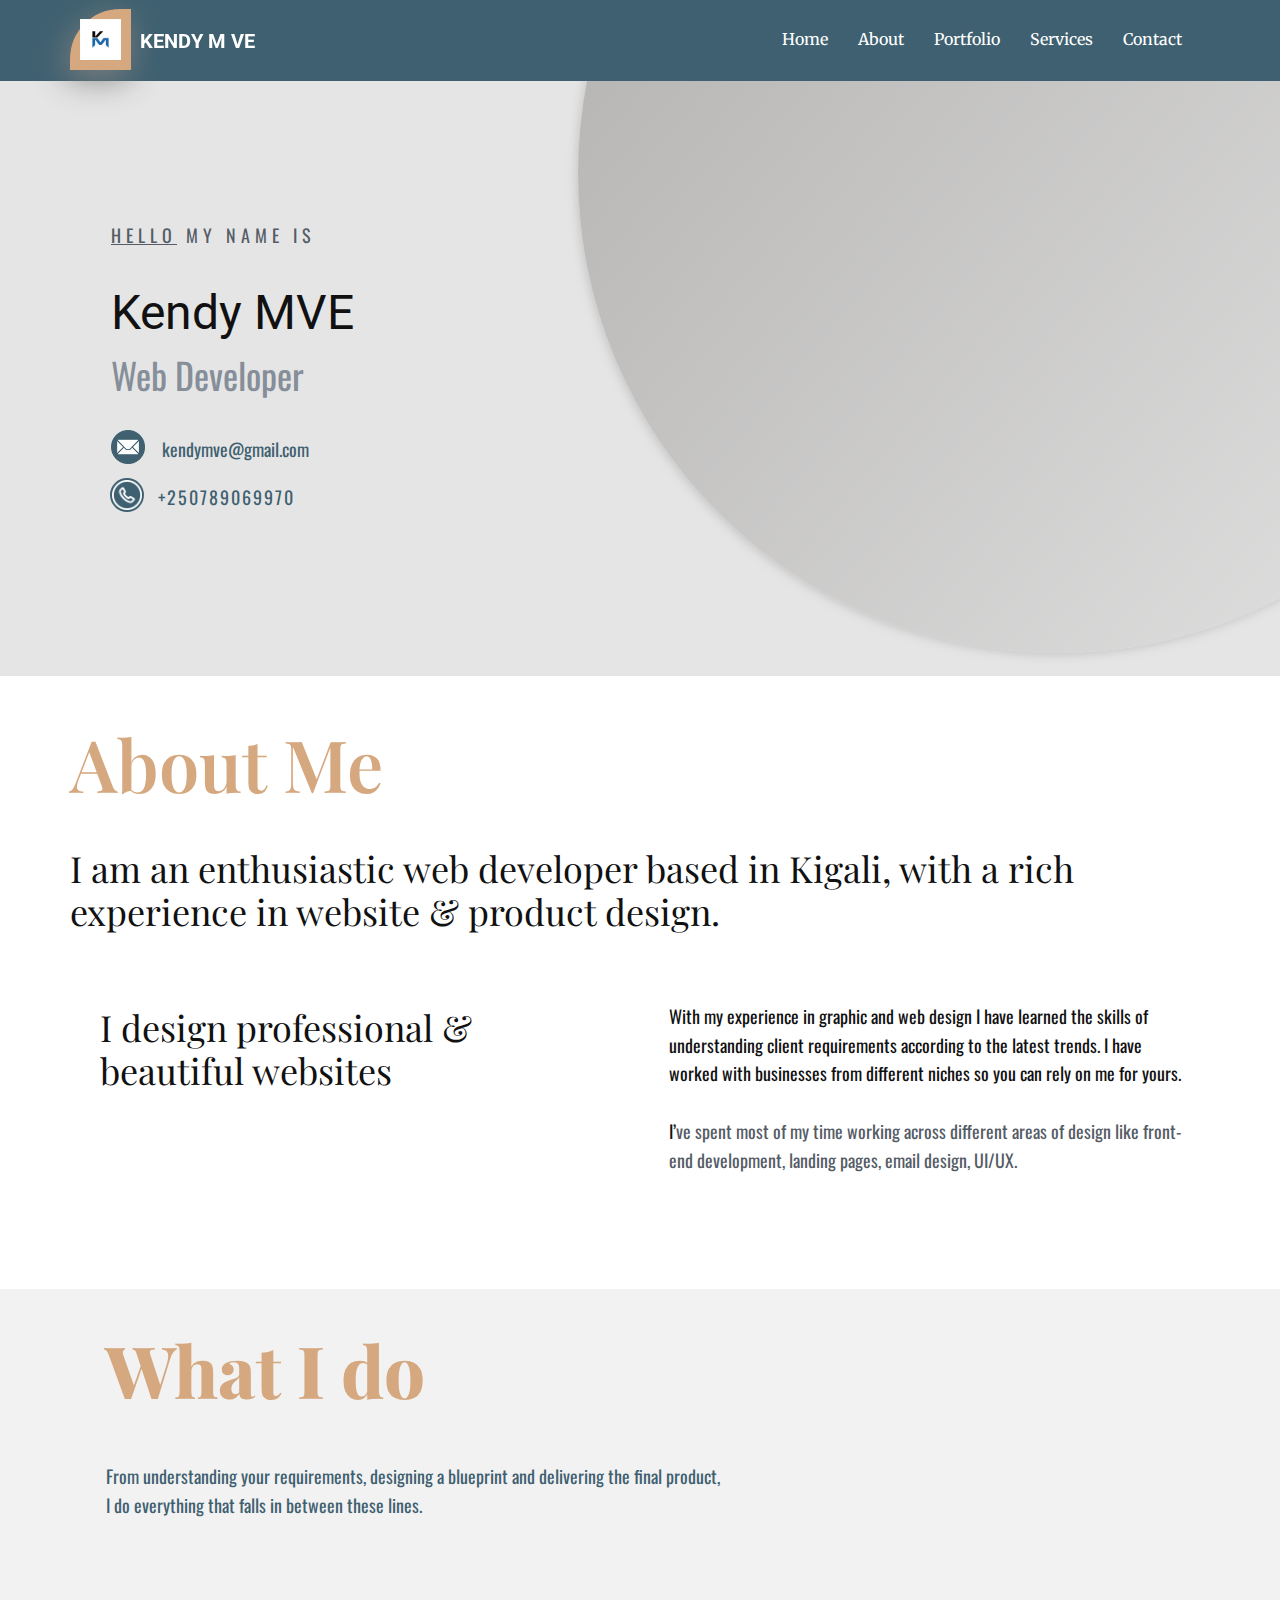
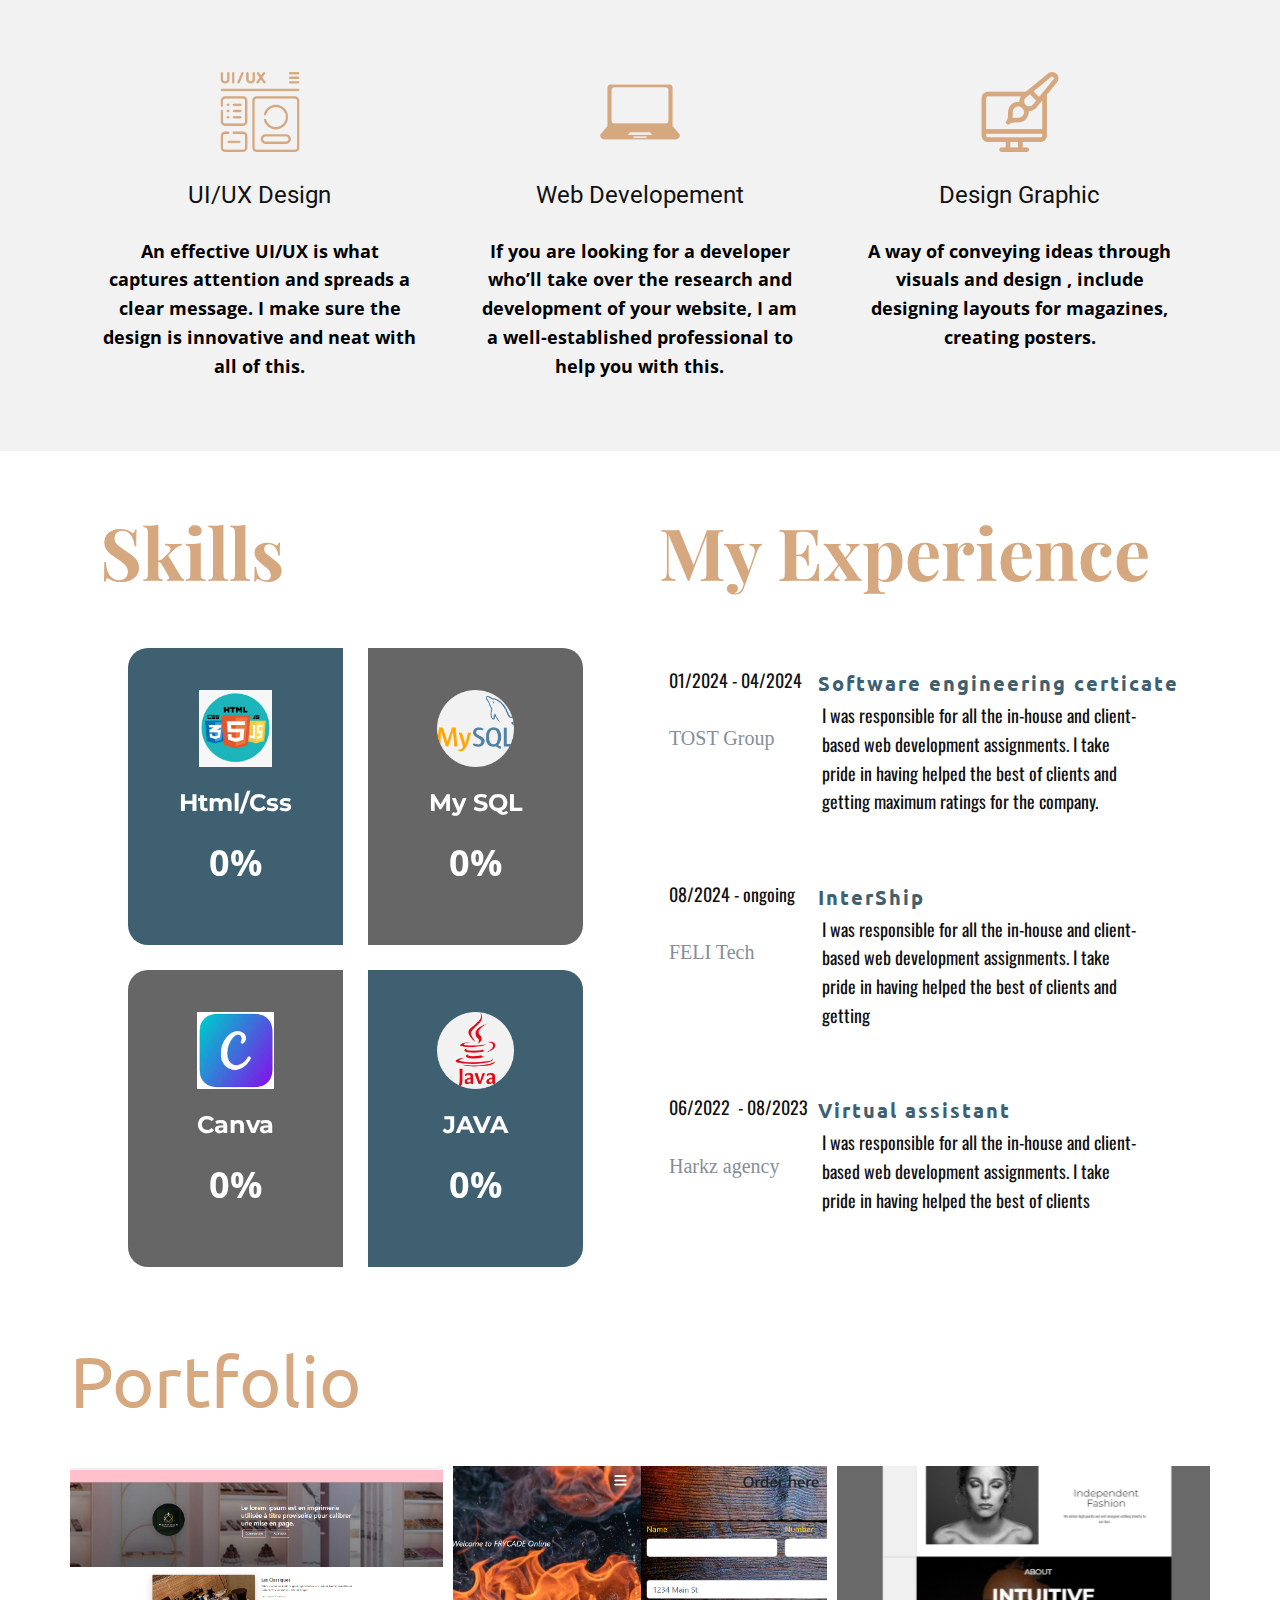
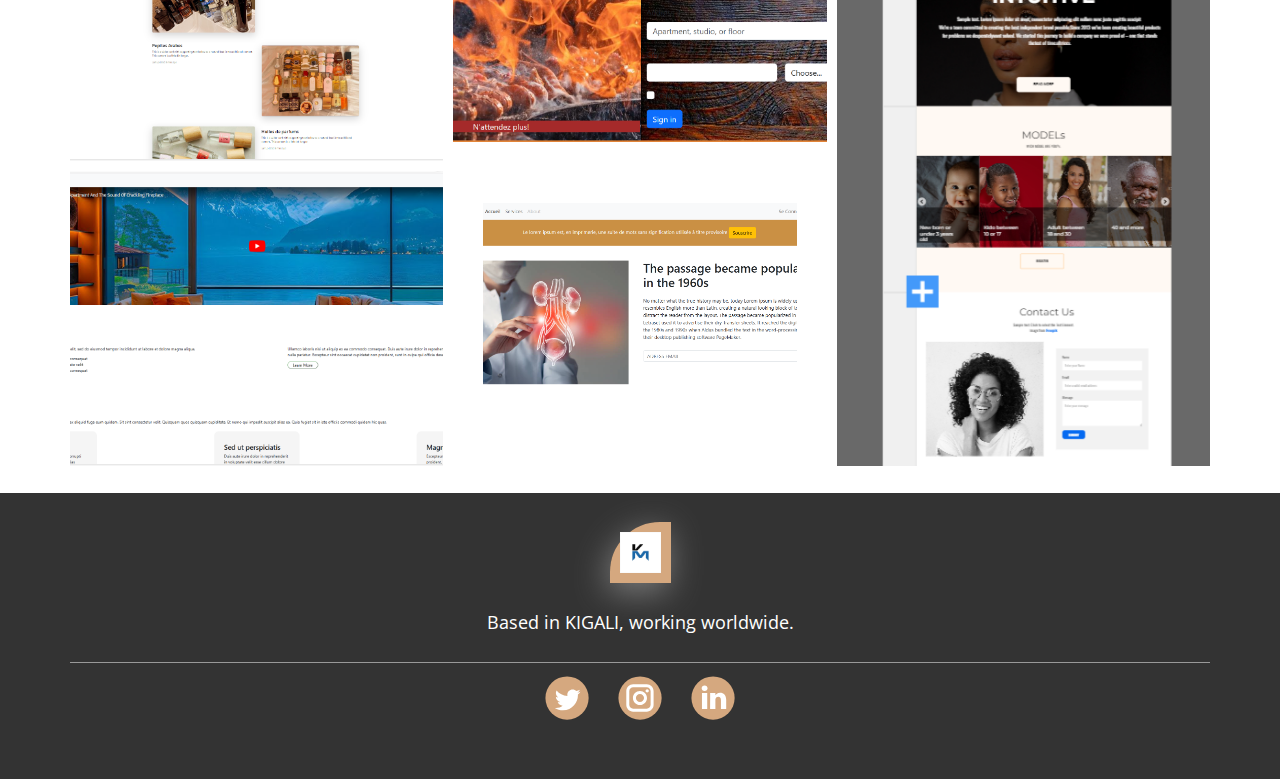
<file: index.html>
<!DOCTYPE html>
<html style="font-size: 16px;" lang="en"><head>
    <meta name="viewport" content="width=device-width, initial-scale=1.0">
    <meta charset="utf-8">
    <meta name="keywords" content="Kendy MVE​">
    <meta name="description" content="">
    <title>Homee</title>
    <link rel="stylesheet" href="nicepage.css" media="screen">
<link rel="stylesheet" href="index.css" media="screen">
    <script class="u-script" type="text/javascript" src="jquery.js" defer=""></script>
    <script class="u-script" type="text/javascript" src="nicepage.js" defer=""></script>
    <meta name="generator" content="Nicepage 6.17.0, nicepage.com">
    <link id="u-theme-google-font" rel="stylesheet" href="https://fonts.googleapis.com/css?family=Roboto:100,100i,300,300i,400,400i,500,500i,700,700i,900,900i|Open+Sans:300,300i,400,400i,500,500i,600,600i,700,700i,800,800i">
    <link id="u-page-google-font" rel="stylesheet" href="https://fonts.googleapis.com/css?family=Oswald:200,300,400,500,600,700|Playfair+Display:400,400i,500,500i,600,600i,700,700i,800,800i,900,900i|Open+Sans:300,300i,400,400i,500,500i,600,600i,700,700i,800,800i|Montserrat:100,100i,200,200i,300,300i,400,400i,500,500i,600,600i,700,700i,800,800i,900,900i|Ubuntu:300,300i,400,400i,500,500i,700,700i|Roboto:100,100i,300,300i,400,400i,500,500i,700,700i,900,900i|Merriweather:300,300i,400,400i,700,700i,900,900i">
    
    
    
    
    
    
    
    
    <script type="application/ld+json">{
		"@context": "http://schema.org",
		"@type": "Organization",
		"name": "Potofolio",
		"logo": "images/kmuplogo.jpg",
		"sameAs": [
				"https://x.com/LamarKendy?t=FQsyd_s0dzXPbAdGfWm3Zg&s=09",
				"https://www.instagram.com/kendy_owg?igsh=MWdmamRpeHdtZDRkNw==",
				"https://www.linkedin.com/in/kendy-mve-2b0026269?utm_source=share&utm_campaign=share_via&utm_content=profile&utm_medium=android_app"
		]
}</script>
    <meta name="theme-color" content="#3e6070">
    <meta property="og:title" content="Homee">
    <meta property="og:description" content="">
    <meta property="og:type" content="website">
  <meta data-intl-tel-input-cdn-path="intlTelInput/"></head>
  <body data-home-page="Homee.html" data-home-page-title="Homee" data-path-to-root="./" data-include-products="false" class="u-body u-overlap u-overlap-contrast u-overlap-transparent u-xl-mode" data-lang="en"><header class="u-clearfix u-header u-palette-1-base u-sticky u-sticky-e3ec u-header" id="sec-4e95"><div class="u-clearfix u-sheet u-sheet-1">
        <div class="u-clearfix u-group-elements u-group-elements-1">
          <a href="#" class="u-border-10 u-border-palette-2-base u-image u-image-round u-logo u-radius u-image-1" data-image-width="450" data-image-height="450">
            <img src="images/kmuplogo.jpg" class="u-logo-image u-logo-image-1">
          </a>
          <h5 class="u-custom-font u-font-roboto u-text u-text-1">KENDY M<span style="font-style: italic;">
              <span style="font-style: normal;">
                <span style="font-size: 1.25rem;"></span>
              </span>
            </span>VE 
          </h5>
        </div>
        <nav class="u-menu u-menu-one-level u-offcanvas u-menu-1">
          <div class="menu-collapse u-custom-font u-font-merriweather" style="font-size: 1rem; letter-spacing: 0px; font-weight: 700;">
            <a class="u-button-style u-custom-active-border-color u-custom-active-color u-custom-border u-custom-border-color u-custom-borders u-custom-hover-border-color u-custom-hover-color u-custom-left-right-menu-spacing u-custom-padding-bottom u-custom-text-active-color u-custom-text-color u-custom-text-decoration u-custom-text-hover-color u-custom-text-shadow u-custom-text-shadow-blur u-custom-text-shadow-color u-custom-text-shadow-transparency u-custom-text-shadow-x u-custom-text-shadow-y u-custom-top-bottom-menu-spacing u-nav-link u-text-active-palette-1-base u-text-hover-palette-2-base" href="#" style="text-shadow: -2px 0 0 rgba(0,0,0,0); padding: 10px 6px; font-size: calc(1em + 19.3698px);">
              <svg class="u-svg-link" viewBox="0 0 24 24"><use xlink:href="#menu-hamburger"></use></svg>
              <svg class="u-svg-content" version="1.1" id="menu-hamburger" viewBox="0 0 16 16" x="0px" y="0px" xmlns:xlink="http://www.w3.org/1999/xlink" xmlns="http://www.w3.org/2000/svg"><g><rect y="1" width="16" height="2"></rect><rect y="7" width="16" height="2"></rect><rect y="13" width="16" height="2"></rect>
</g></svg>
            </a>
          </div>
          <div class="u-custom-menu u-nav-container">
            <ul class="u-custom-font u-font-merriweather u-nav u-spacing-30 u-unstyled u-nav-1"><li class="u-nav-item"><a class="u-border-2 u-border-active-custom-color-6 u-border-hover-palette-3-base u-border-no-left u-border-no-right u-border-no-top u-button-style u-nav-link u-text-active-white u-text-hover-custom-color-7" href="./" target="_blank" style="padding: 10px 0px;">Home</a>
</li><li class="u-nav-item"><a class="u-border-2 u-border-active-custom-color-6 u-border-hover-palette-3-base u-border-no-left u-border-no-right u-border-no-top u-button-style u-nav-link u-text-active-white u-text-hover-custom-color-7" href="About.html" target="_blank" style="padding: 10px 0px;">About</a>
</li><li class="u-nav-item"><a class="u-border-2 u-border-active-custom-color-6 u-border-hover-palette-3-base u-border-no-left u-border-no-right u-border-no-top u-button-style u-nav-link u-text-active-white u-text-hover-custom-color-7" href="Portfolio.html" target="_blank" style="padding: 10px 0px;">Portfolio</a>
</li><li class="u-nav-item"><a class="u-border-2 u-border-active-custom-color-6 u-border-hover-palette-3-base u-border-no-left u-border-no-right u-border-no-top u-button-style u-nav-link u-text-active-white u-text-hover-custom-color-7" href="Services.html" target="_blank" style="padding: 10px 0px;">Services</a>
</li><li class="u-nav-item"><a class="u-border-2 u-border-active-custom-color-6 u-border-hover-palette-3-base u-border-no-left u-border-no-right u-border-no-top u-button-style u-nav-link u-text-active-white u-text-hover-custom-color-7" href="contactreal.html" target="_blank" style="padding: 10px 0px;">Contact</a>
</li></ul>
          </div>
          <div class="u-custom-menu u-nav-container-collapse">
            <div class="u-black u-container-style u-inner-container-layout u-opacity u-opacity-95 u-sidenav">
              <div class="u-inner-container-layout u-sidenav-overflow">
                <div class="u-menu-close"></div>
                <ul class="u-align-center u-nav u-popupmenu-items u-unstyled u-nav-2"><li class="u-nav-item"><a class="u-button-style u-nav-link" href="./" target="_blank">Home</a>
</li><li class="u-nav-item"><a class="u-button-style u-nav-link" href="About.html" target="_blank">About</a>
</li><li class="u-nav-item"><a class="u-button-style u-nav-link" href="Portfolio.html" target="_blank">Portfolio</a>
</li><li class="u-nav-item"><a class="u-button-style u-nav-link" href="Services.html" target="_blank">Services</a>
</li><li class="u-nav-item"><a class="u-button-style u-nav-link" href="contactreal.html" target="_blank">Contact</a>
</li></ul>
              </div>
            </div>
            <div class="u-black u-menu-overlay u-opacity u-opacity-70"></div>
          </div>
        </nav>
      </div></header>
    <section class="u-clearfix u-grey-10 u-section-1" id="sec-3cd9">
      <div class="u-clearfix u-sheet u-valign-top-xs u-sheet-1">
        <div class="u-gradient u-opacity u-opacity-30 u-preserve-proportions u-shape u-shape-circle u-shape-1"></div>
        <div class="u-image u-image-circle u-image-1" alt="Kendy Mve" data-image-width="4572" data-image-height="6096" data-animation-name="customAnimationIn" data-animation-duration="3000" data-animation-delay="1000"></div>
        <div class="u-clearfix u-group-elements u-group-elements-1">
          <p class="u-custom-font u-font-oswald u-text u-text-palette-5-dark-2 u-text-1">
            <span style="text-decoration: underline !important;">HELLO</span> MY NAME IS 
          </p>
          <h2 class="u-text u-text-default u-text-2">Kendy MVE </h2>
          <h3 class="u-custom-font u-font-oswald u-text u-text-palette-5-dark-1 u-text-3">Web Devel​oper </h3><span class="u-file-icon u-icon u-text-palette-1-base u-icon-1"><img src="images/552486-e0412387.png" alt=""></span>
          <p class="u-custom-font u-font-oswald u-text u-text-default u-text-4">
            <a class="u-active-none u-border-none u-btn u-button-link u-button-style u-hover-none u-none u-text-palette-1-base u-btn-1" href="mailto:kendymve@gmail.com">kendymve@gmail.com </a>
          </p><span class="u-file-icon u-icon u-icon-circle u-palette-1-base u-icon-2"><img src="images/1509974-2184452f.png" alt=""></span>
          <p class="u-custom-font u-font-oswald u-text u-text-default u-text-5">
            <a class="u-active-none u-border-none u-btn u-button-link u-button-style u-hover-none u-none u-text-palette-1-base u-btn-2" href="tel:+250789069970">+250789069970 </a>
          </p>
        </div>
      </div>
    </section>
    <section class="u-clearfix u-section-2" id="sec-bdfe">
      <div class="u-clearfix u-sheet u-sheet-1">
        <div class="data-layout-selected u-clearfix u-expanded-width u-layout-wrap u-layout-wrap-1">
          <div class="u-layout">
            <div class="u-layout-col">
              <div class="u-size-30">
                <div class="u-layout-col">
                  <div class="u-container-style u-layout-cell u-size-60 u-layout-cell-1">
                    <div class="u-container-layout u-valign-bottom u-container-layout-1">
                      <h1 class="u-custom-font u-font-playfair-display u-text u-text-default u-text-palette-2-base u-text-1">About Me </h1>
                      <h3 class="u-custom-font u-font-playfair-display u-text u-text-2">
                        <br>I am an enthusiastic web developer based in Kigali, with a rich experience in website &amp; product design.<br>
                      </h3>
                    </div>
                  </div>
                </div>
              </div>
              <div class="u-size-30">
                <div class="u-layout-row">
                  <div class="u-container-style u-layout-cell u-size-30 u-layout-cell-2">
                    <div class="u-container-layout u-container-layout-2">
                      <h3 class="u-custom-font u-font-playfair-display u-text u-text-default u-text-3">I design professional &amp; beautiful websites </h3>
                    </div>
                  </div>
                  <div class="u-container-style u-layout-cell u-size-30 u-layout-cell-3">
                    <div class="u-container-layout u-valign-top u-container-layout-3">
                      <p class="u-custom-font u-font-oswald u-text u-text-default u-text-4">
                        <br>With my experience in graphic and web design I have learned the skills of understanding client requirements according to the latest trends. I have worked with businesses from different niches so you can rely on me for yours.<br>
                        <br>I’<span class="u-text-palette-5-dark-2">ve spent most of my time working across different areas of design like front-end development, landing pages, email design, UI/UX.</span>
                      </p>
                    </div>
                  </div>
                </div>
              </div>
            </div>
          </div>
        </div>
      </div>
    </section>
    <section class="u-clearfix u-grey-5 u-section-3" id="sec-e352">
      <div class="u-clearfix u-sheet u-sheet-1">
        <h1 class="u-custom-font u-font-playfair-display u-text u-text-default u-text-palette-2-base u-text-1">What I do </h1>
        <p class="u-custom-font u-font-oswald u-text u-text-default u-text-palette-1-base u-text-2">From understanding your requirements, designing a blueprint and delivering the final product,&nbsp;<br> I do everything that falls in between these lines. 
        </p>
        <div class="u-expanded-width u-list u-list-1">
          <div class="u-repeater u-repeater-1">
            <div class="u-container-style u-list-item u-repeater-item">
              <div class="u-container-layout u-similar-container u-container-layout-1"><span class="u-align-center u-file-icon u-icon u-text-palette-2-base u-icon-1"><img src="images/13191289-ed2a4296.png" alt=""></span>
                <h4 class="u-align-center u-text u-text-default u-text-3">UI/UX Design </h4>
                <p class="u-align-center u-text u-text-black u-text-4">An effective UI/UX is what captures attention and spreads a clear message. I make sure the design is innovative and neat with all of this. </p>
              </div>
            </div>
            <div class="u-container-style u-list-item u-repeater-item">
              <div class="u-container-layout u-similar-container u-container-layout-2"><span class="u-align-center u-file-icon u-icon u-text-palette-2-base u-icon-2"><img src="images/22935-1d35fe11.png" alt=""></span>
                <h4 class="u-align-center u-text u-text-default u-text-5">Web Developement </h4>
                <p class="u-align-center u-text u-text-black u-text-6">If you are looking for a developer who’ll take over the research and development of your website, I am a well-established professional to help you with this. </p>
              </div>
            </div>
            <div class="u-container-style u-list-item u-repeater-item">
              <div class="u-container-layout u-similar-container u-container-layout-3"><span class="u-align-center u-file-icon u-icon u-text-palette-2-base u-icon-3"><img src="images/2554838-77dad6a8.png" alt=""></span>
                <h4 class="u-align-center u-text u-text-default u-text-7">Design Graphic </h4>
                <p class="u-align-center u-text u-text-black u-text-8">A way of conveying ideas through visuals and design , include designing layouts for magazines, creating posters.</p>
              </div>
            </div>
          </div>
        </div>
      </div>
    </section>
    <section class="u-align-center u-clearfix u-container-align-center u-container-align-center-lg u-container-align-center-xl u-section-4" id="sec-bd67">
      <div class="u-align-left u-clearfix u-sheet u-sheet-1">
        <div class="data-layout-selected u-clearfix u-expanded-width u-gutter-0 u-layout-wrap u-layout-wrap-1">
          <div class="u-layout">
            <div class="u-layout-row">
              <div class="u-container-style u-layout-cell u-size-30 u-layout-cell-1">
                <div class="u-container-layout u-container-layout-1">
                  <h1 class="u-text u-text-default u-text-1">Skills </h1>
                  <div class="u-list u-list-1">
                    <div class="u-repeater u-repeater-1">
                      <div class="u-align-center u-container-align-center u-container-style u-custom-item u-list-item u-palette-1-base u-radius u-repeater-item u-shape-round u-video-cover u-list-item-1" data-animation-name="zoomIn" data-animation-duration="2000" data-animation-direction="">
                        <div class="u-container-layout u-similar-container u-container-layout-2"><span class="u-file-icon u-icon u-icon-rounded u-radius u-text-palette-1-base u-icon-1"><img src="images/htmlcss.jpg" alt=""></span>
                          <h3 class="u-custom-font u-font-montserrat u-text u-text-body-alt-color u-text-default u-text-2">Html/Css </h3>
                          <p class="u-text u-text-body-alt-color u-text-default u-text-3" data-animation-name="counter" data-animation-event="scroll" data-animation-duration="3000">85% </p>
                        </div>
                      </div>
                      <div class="u-align-center u-container-align-center u-container-style u-custom-item u-grey-60 u-list-item u-radius u-repeater-item u-shape-round u-video-cover u-list-item-2" data-animation-name="zoomIn" data-animation-duration="2000" data-animation-direction="">
                        <div class="u-container-layout u-similar-container u-container-layout-3"><span class="u-file-icon u-icon u-icon-rounded u-radius u-text-palette-1-base u-icon-2"><img src="images/919836.png" alt=""></span>
                          <h3 class="u-custom-font u-font-montserrat u-text u-text-body-alt-color u-text-default u-text-4">My SQL </h3>
                          <p class="u-text u-text-body-alt-color u-text-default u-text-5" data-animation-name="counter" data-animation-event="scroll" data-animation-duration="3000">55% </p>
                        </div>
                      </div>
                      <div class="u-align-center u-container-align-center u-container-style u-custom-item u-grey-60 u-list-item u-radius u-repeater-item u-shape-round u-video-cover u-list-item-3" data-animation-name="zoomIn" data-animation-duration="2000" data-animation-direction="">
                        <div class="u-container-layout u-similar-container u-container-layout-4"><span class="u-file-icon u-icon u-icon-rounded u-radius u-text-palette-1-base u-icon-3"><img src="images/canvalogo.jpg" alt=""></span>
                          <h3 class="u-custom-font u-font-montserrat u-text u-text-body-alt-color u-text-default u-text-6">Canva </h3>
                          <p class="u-text u-text-body-alt-color u-text-default u-text-7" data-animation-name="counter" data-animation-event="scroll" data-animation-duration="3000">91% </p>
                        </div>
                      </div>
                      <div class="u-align-center u-container-align-center u-container-style u-custom-item u-list-item u-palette-1-base u-radius u-repeater-item u-shape-round u-video-cover u-list-item-4" data-animation-name="zoomIn" data-animation-duration="2000" data-animation-direction="">
                        <div class="u-container-layout u-similar-container u-container-layout-5"><span class="u-file-icon u-icon u-icon-rounded u-radius u-text-palette-1-base u-icon-4"><img src="images/919854.png" alt=""></span>
                          <h3 class="u-custom-font u-font-montserrat u-text u-text-body-alt-color u-text-default u-text-8">JAVA </h3>
                          <p class="u-text u-text-body-alt-color u-text-default u-text-9" data-animation-name="counter" data-animation-event="scroll" data-animation-duration="3000">65% </p>
                        </div>
                      </div>
                    </div>
                  </div>
                </div>
              </div>
              <div class="u-container-style u-layout-cell u-size-30 u-layout-cell-2">
                <div class="u-container-layout u-container-layout-6">
                  <h1 class="u-text u-text-default-lg u-text-default-md u-text-default-sm u-text-default-xl u-text-10">My Experience </h1>
                  <div class="u-expanded-width u-list u-list-2">
                    <div class="u-repeater u-repeater-2">
                      <div class="u-container-style u-list-item u-repeater-item">
                        <div class="u-container-layout u-similar-container u-container-layout-7">
                          <p class="u-custom-font u-font-oswald u-text u-text-default u-text-11">01/2024 - 04/2024 </p>
                          <div class="u-border-3 u-border-grey-dark-1 u-line u-line-horizontal u-line-1"></div>
                          <h5 class="u-custom-font u-font-ubuntu u-text u-text-palette-1-base u-text-12">Software engineering​ certicate</h5>
                          <p class="u-custom-font u-font-oswald u-text u-text-13">I was responsible for all the in-house and client-based web development assignments. I take pride in having helped the best of clients and getting maximum ratings for the company. </p>
                          <h5 class="u-text u-text-palette-5-dark-1 u-text-14">TOST Group </h5>
                        </div>
                      </div>
                      <div class="u-container-style u-list-item u-repeater-item">
                        <div class="u-container-layout u-similar-container u-container-layout-8">
                          <p class="u-custom-font u-font-oswald u-text u-text-default u-text-15">08/2024 - ongoing </p>
                          <div class="u-border-3 u-border-grey-dark-1 u-line u-line-horizontal u-line-2"></div>
                          <h5 class="u-custom-font u-font-ubuntu u-text u-text-palette-1-base u-text-16">InterShip </h5>
                          <p class="u-custom-font u-font-oswald u-text u-text-17">I was responsible for all the in-house and client-based web development assignments. I take pride in having helped the best of clients and getting </p>
                          <h5 class="u-text u-text-palette-5-dark-1 u-text-18">FELI Tech </h5>
                        </div>
                      </div>
                      <div class="u-container-style u-list-item u-repeater-item">
                        <div class="u-container-layout u-similar-container u-container-layout-9">
                          <p class="u-custom-font u-font-oswald u-text u-text-default u-text-19">06/2022&nbsp; - 08/2023 </p>
                          <div class="u-border-3 u-border-grey-dark-1 u-line u-line-horizontal u-line-3"></div>
                          <h5 class="u-custom-font u-font-ubuntu u-text u-text-palette-1-base u-text-20">Virtual assistant </h5>
                          <p class="u-custom-font u-font-oswald u-text u-text-21">I was responsible for all the in-house and client-based web development assignments. I take pride in having helped the best of clients&nbsp;</p>
                          <h5 class="u-text u-text-palette-5-dark-1 u-text-22">Harkz agency </h5>
                        </div>
                      </div>
                    </div>
                  </div>
                </div>
              </div>
            </div>
          </div>
        </div>
      </div>
    </section>
    <section class="u-clearfix u-section-5" id="sec-b417">
      <div class="u-clearfix u-sheet u-sheet-1">
        <h1 class="u-custom-font u-font-ubuntu u-text u-text-default u-text-1">Portfolio </h1>
      </div>
    </section>
    <section class="u-align-center u-clearfix u-container-align-center u-section-6" id="sec-e6bd">
      <div class="u-clearfix u-sheet u-valign-middle u-sheet-1">
        <div class="data-layout-selected u-clearfix u-expanded-width u-gutter-10 u-layout-wrap u-layout-wrap-1">
          <div class="u-gutter-0 u-layout">
            <div class="u-layout-row">
              <div class="u-size-20 u-size-30-md">
                <div class="u-layout-col">
                  <div class="u-container-style u-image u-layout-cell u-left-cell u-size-30 u-image-1" src="" data-image-width="1895" data-image-height="912">
                    <div class="u-container-layout u-container-layout-1"></div>
                  </div>
                  <div class="u-container-style u-image u-layout-cell u-left-cell u-size-30 u-image-2" src="" data-image-width="1895" data-image-height="908">
                    <div class="u-container-layout u-container-layout-2"></div>
                  </div>
                </div>
              </div>
              <div class="u-size-20 u-size-30-md">
                <div class="u-layout-col">
                  <div class="u-container-style u-image u-layout-cell u-size-30 u-image-3" src="" data-image-width="1736" data-image-height="849">
                    <div class="u-container-layout u-container-layout-3"></div>
                  </div>
                  <div class="u-container-style u-layout-cell u-size-30 u-layout-cell-4" src="">
                    <div class="u-container-layout u-container-layout-4">
                      <img class="u-expanded-width u-image u-image-4" src="images/Screenshot2024-08-28131114.png" data-image-width="1886" data-image-height="881">
                    </div>
                  </div>
                </div>
              </div>
              <div class="u-size-20 u-size-60-md">
                <div class="u-layout-col">
                  <div class="u-container-style u-image u-layout-cell u-right-cell u-size-60 u-image-5" src="" data-image-width="407" data-image-height="778">
                    <div class="u-container-layout u-container-layout-5"></div>
                  </div>
                </div>
              </div>
            </div>
          </div>
        </div>
      </div>
    </section>
    <style class="u-overlap-style">.u-overlap:not(.u-sticky-scroll) .u-header {
background-color: #3e6070 !important
}</style>
    
    
    
    <footer class="u-clearfix u-footer u-grey-80" id="sec-72cf"><div class="u-clearfix u-sheet u-valign-middle-xs u-sheet-1">
        <a href="#" class="u-border-10 u-border-palette-2-base u-image u-image-round u-logo u-radius u-image-1" data-image-width="450" data-image-height="450">
          <img src="images/kmuplogo.jpg" class="u-logo-image u-logo-image-1">
        </a>
        <p class="u-align-center u-text u-text-1">Based in KIGALI, working worldwide. </p>
        <div class="custom-expanded u-absolute-hcenter-xs u-border-1 u-border-white u-expanded-width-lg u-expanded-width-md u-expanded-width-sm u-expanded-width-xl u-line u-line-horizontal u-opacity u-opacity-50 u-line-1"></div>
        <div class="u-align-left u-social-icons u-spacing-29 u-social-icons-1">
          <a class="u-social-url" title="twitter" target="_blank" href="https://x.com/LamarKendy?t=FQsyd_s0dzXPbAdGfWm3Zg&amp;s=09"><span class="u-icon u-social-icon u-social-twitter u-text-palette-2-base"><svg class="u-svg-link" preserveAspectRatio="xMidYMin slice" viewBox="0 0 112 112" style=""><use xlink:href="#svg-4e51"></use></svg><svg class="u-svg-content" viewBox="0 0 112 112" x="0" y="0" id="svg-4e51"><circle fill="currentColor" class="st0" cx="56.1" cy="56.1" r="55"></circle><path fill="#FFFFFF" d="M83.8,47.3c0,0.6,0,1.2,0,1.7c0,17.7-13.5,38.2-38.2,38.2C38,87.2,31,85,25,81.2c1,0.1,2.1,0.2,3.2,0.2
      c6.3,0,12.1-2.1,16.7-5.7c-5.9-0.1-10.8-4-12.5-9.3c0.8,0.2,1.7,0.2,2.5,0.2c1.2,0,2.4-0.2,3.5-0.5c-6.1-1.2-10.8-6.7-10.8-13.1
      c0-0.1,0-0.1,0-0.2c1.8,1,3.9,1.6,6.1,1.7c-3.6-2.4-6-6.5-6-11.2c0-2.5,0.7-4.8,1.8-6.7c6.6,8.1,16.5,13.5,27.6,14
      c-0.2-1-0.3-2-0.3-3.1c0-7.4,6-13.4,13.4-13.4c3.9,0,7.3,1.6,9.8,4.2c3.1-0.6,5.9-1.7,8.5-3.3c-1,3.1-3.1,5.8-5.9,7.4
      c2.7-0.3,5.3-1,7.7-2.1C88.7,43,86.4,45.4,83.8,47.3z"></path></svg></span>
          </a>
          <a class="u-social-url" title="instagram" target="_blank" href="https://www.instagram.com/kendy_owg?igsh=MWdmamRpeHdtZDRkNw=="><span class="u-icon u-social-icon u-social-instagram u-text-palette-2-base"><svg class="u-svg-link" preserveAspectRatio="xMidYMin slice" viewBox="0 0 112 112" style=""><use xlink:href="#svg-b288"></use></svg><svg class="u-svg-content" viewBox="0 0 112 112" x="0" y="0" id="svg-b288"><circle fill="currentColor" cx="56.1" cy="56.1" r="55"></circle><path fill="#FFFFFF" d="M55.9,38.2c-9.9,0-17.9,8-17.9,17.9C38,66,46,74,55.9,74c9.9,0,17.9-8,17.9-17.9C73.8,46.2,65.8,38.2,55.9,38.2
      z M55.9,66.4c-5.7,0-10.3-4.6-10.3-10.3c-0.1-5.7,4.6-10.3,10.3-10.3c5.7,0,10.3,4.6,10.3,10.3C66.2,61.8,61.6,66.4,55.9,66.4z"></path><path fill="#FFFFFF" d="M74.3,33.5c-2.3,0-4.2,1.9-4.2,4.2s1.9,4.2,4.2,4.2s4.2-1.9,4.2-4.2S76.6,33.5,74.3,33.5z"></path><path fill="#FFFFFF" d="M73.1,21.3H38.6c-9.7,0-17.5,7.9-17.5,17.5v34.5c0,9.7,7.9,17.6,17.5,17.6h34.5c9.7,0,17.5-7.9,17.5-17.5V38.8
      C90.6,29.1,82.7,21.3,73.1,21.3z M83,73.3c0,5.5-4.5,9.9-9.9,9.9H38.6c-5.5,0-9.9-4.5-9.9-9.9V38.8c0-5.5,4.5-9.9,9.9-9.9h34.5
      c5.5,0,9.9,4.5,9.9,9.9V73.3z"></path></svg></span>
          </a>
          <a class="u-social-url" title="linkedin" target="_blank" href="https://www.linkedin.com/in/kendy-mve-2b0026269?utm_source=share&amp;utm_campaign=share_via&amp;utm_content=profile&amp;utm_medium=android_app"><span class="u-icon u-social-icon u-social-linkedin u-text-palette-2-base"><svg class="u-svg-link" preserveAspectRatio="xMidYMin slice" viewBox="0 0 112 112" style=""><use xlink:href="#svg-450a"></use></svg><svg class="u-svg-content" viewBox="0 0 112 112" x="0" y="0" id="svg-450a"><circle fill="currentColor" cx="56.1" cy="56.1" r="55"></circle><path fill="#FFFFFF" d="M41.3,83.7H27.9V43.4h13.4V83.7z M34.6,37.9L34.6,37.9c-4.6,0-7.5-3.1-7.5-7c0-4,3-7,7.6-7s7.4,3,7.5,7
      C42.2,34.8,39.2,37.9,34.6,37.9z M89.6,83.7H76.2V62.2c0-5.4-1.9-9.1-6.8-9.1c-3.7,0-5.9,2.5-6.9,4.9c-0.4,0.9-0.4,2.1-0.4,3.3v22.5
      H48.7c0,0,0.2-36.5,0-40.3h13.4v5.7c1.8-2.7,5-6.7,12.1-6.7c8.8,0,15.4,5.8,15.4,18.1V83.7z"></path></svg></span>
          </a>
        </div>
      </div></footer>
  
</body></html>
</file>
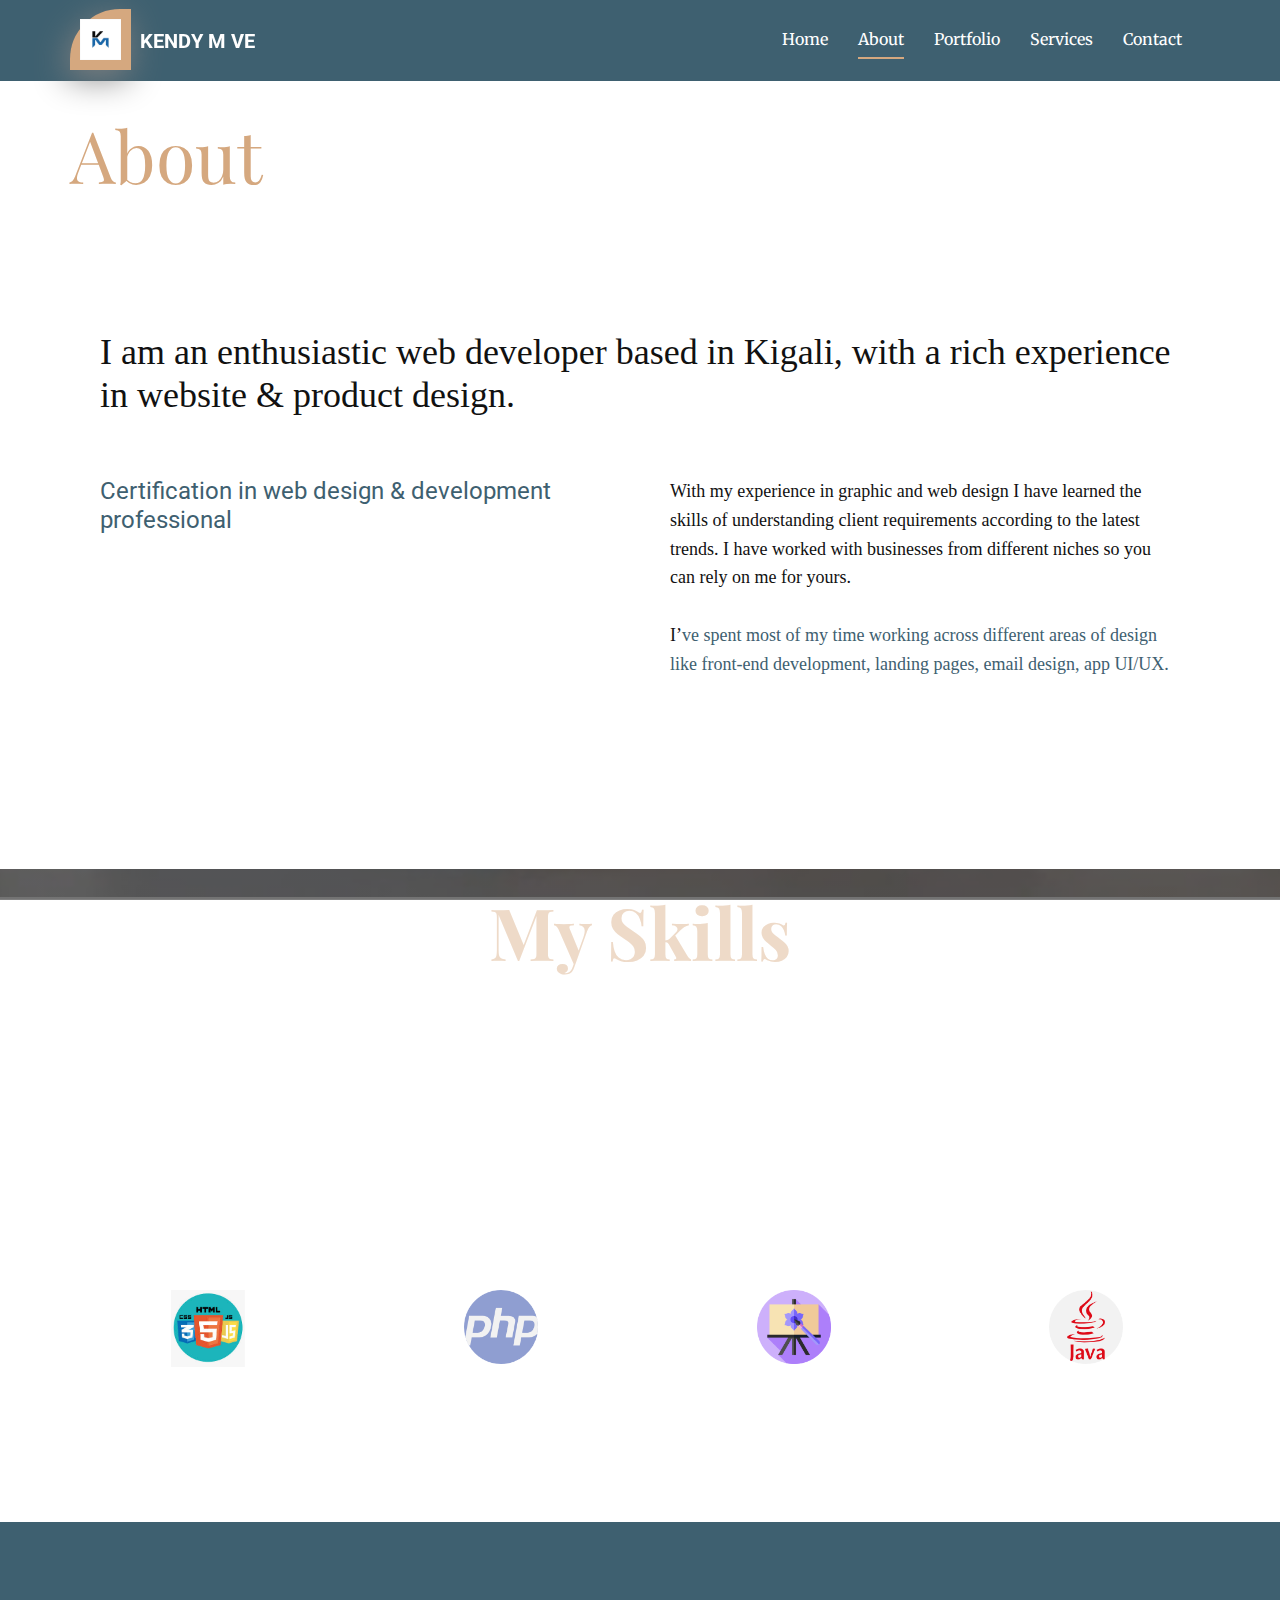
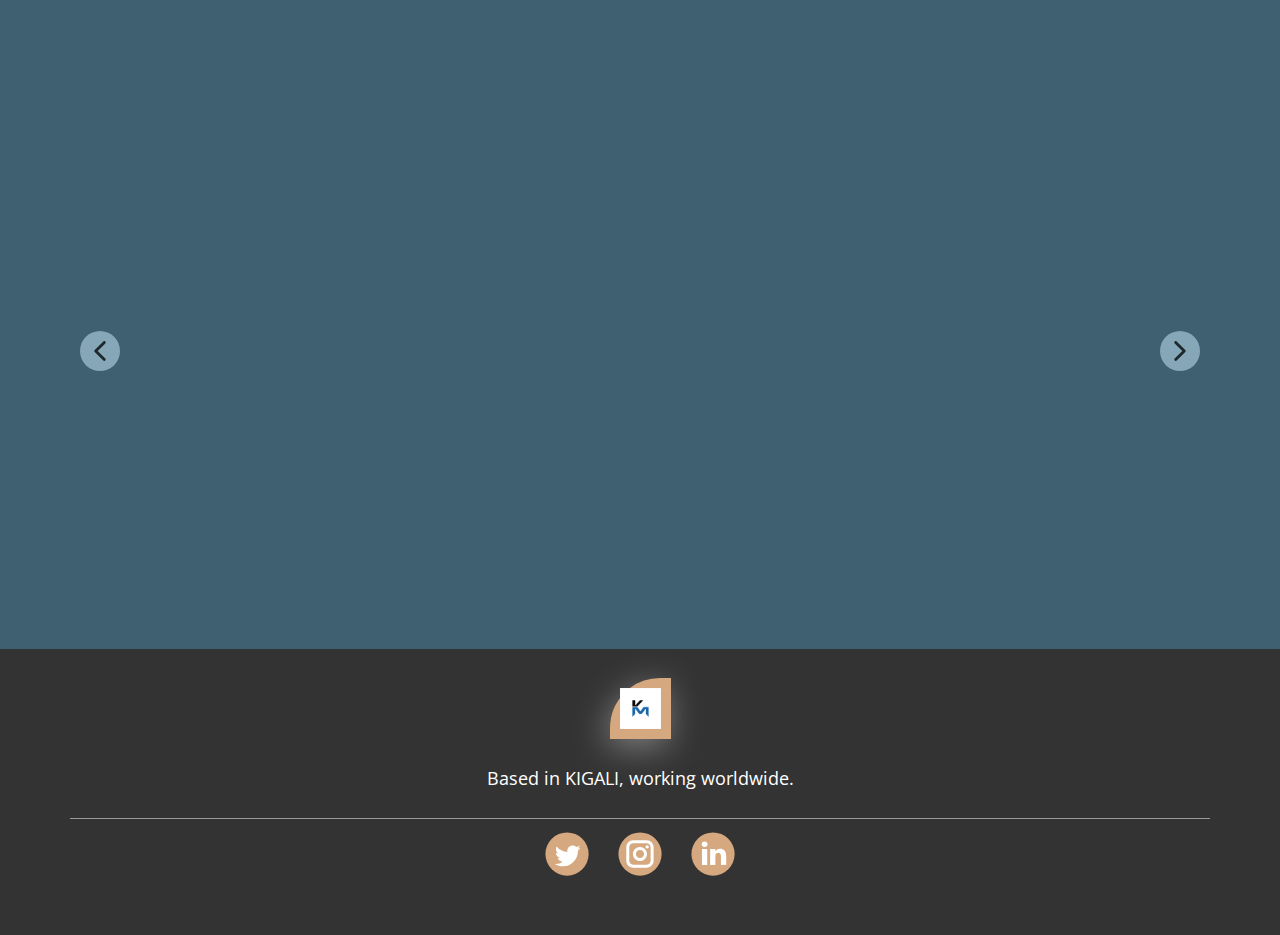
<file: About.html>
<!DOCTYPE html>
<html style="font-size: 16px;" lang="en"><head>
    <meta name="viewport" content="width=device-width, initial-scale=1.0">
    <meta charset="utf-8">
    <meta name="keywords" content="About">
    <meta name="description" content="">
    <title>About</title>
    <link rel="stylesheet" href="nicepage.css" media="screen">
<link rel="stylesheet" href="About.css" media="screen">
    <script class="u-script" type="text/javascript" src="jquery.js" defer=""></script>
    <script class="u-script" type="text/javascript" src="nicepage.js" defer=""></script>
    <meta name="generator" content="Nicepage 6.17.0, nicepage.com">
    <link id="u-theme-google-font" rel="stylesheet" href="https://fonts.googleapis.com/css?family=Roboto:100,100i,300,300i,400,400i,500,500i,700,700i,900,900i|Open+Sans:300,300i,400,400i,500,500i,600,600i,700,700i,800,800i">
    <link id="u-page-google-font" rel="stylesheet" href="https://fonts.googleapis.com/css?family=Playfair+Display:400,400i,500,500i,600,600i,700,700i,800,800i,900,900i|Open+Sans:300,300i,400,400i,500,500i,600,600i,700,700i,800,800i|Roboto:100,100i,300,300i,400,400i,500,500i,700,700i,900,900i|Merriweather:300,300i,400,400i,700,700i,900,900i">
    
    
    
    
    
    <script type="application/ld+json">{
		"@context": "http://schema.org",
		"@type": "Organization",
		"name": "Potofolio",
		"logo": "images/kmuplogo.jpg",
		"sameAs": [
				"https://x.com/LamarKendy?t=FQsyd_s0dzXPbAdGfWm3Zg&s=09",
				"https://www.instagram.com/kendy_owg?igsh=MWdmamRpeHdtZDRkNw==",
				"https://www.linkedin.com/in/kendy-mve-2b0026269?utm_source=share&utm_campaign=share_via&utm_content=profile&utm_medium=android_app"
		]
}</script>
    <meta name="theme-color" content="#3e6070">
    <meta property="og:title" content="About">
    <meta property="og:description" content="">
    <meta property="og:type" content="website">
  <meta data-intl-tel-input-cdn-path="intlTelInput/"></head>
  <body data-path-to-root="./" data-include-products="false" class="u-body u-xl-mode" data-lang="en"><header class="u-clearfix u-header u-palette-1-base u-sticky u-sticky-e3ec u-header" id="sec-4e95"><div class="u-clearfix u-sheet u-sheet-1">
        <div class="u-clearfix u-group-elements u-group-elements-1">
          <a href="#" class="u-border-10 u-border-palette-2-base u-image u-image-round u-logo u-radius u-image-1" data-image-width="450" data-image-height="450">
            <img src="images/kmuplogo.jpg" class="u-logo-image u-logo-image-1">
          </a>
          <h5 class="u-custom-font u-font-roboto u-text u-text-1">KENDY M<span style="font-style: italic;">
              <span style="font-style: normal;">
                <span style="font-size: 1.25rem;"></span>
              </span>
            </span>VE 
          </h5>
        </div>
        <nav class="u-menu u-menu-one-level u-offcanvas u-menu-1">
          <div class="menu-collapse u-custom-font u-font-merriweather" style="font-size: 1rem; letter-spacing: 0px; font-weight: 700;">
            <a class="u-button-style u-custom-active-border-color u-custom-active-color u-custom-border u-custom-border-color u-custom-borders u-custom-hover-border-color u-custom-hover-color u-custom-left-right-menu-spacing u-custom-padding-bottom u-custom-text-active-color u-custom-text-color u-custom-text-decoration u-custom-text-hover-color u-custom-text-shadow u-custom-text-shadow-blur u-custom-text-shadow-color u-custom-text-shadow-transparency u-custom-text-shadow-x u-custom-text-shadow-y u-custom-top-bottom-menu-spacing u-nav-link u-text-active-palette-1-base u-text-hover-palette-2-base" href="#" style="text-shadow: -2px 0 0 rgba(0,0,0,0); padding: 10px 6px; font-size: calc(1em + 19.3698px);">
              <svg class="u-svg-link" viewBox="0 0 24 24"><use xlink:href="#menu-hamburger"></use></svg>
              <svg class="u-svg-content" version="1.1" id="menu-hamburger" viewBox="0 0 16 16" x="0px" y="0px" xmlns:xlink="http://www.w3.org/1999/xlink" xmlns="http://www.w3.org/2000/svg"><g><rect y="1" width="16" height="2"></rect><rect y="7" width="16" height="2"></rect><rect y="13" width="16" height="2"></rect>
</g></svg>
            </a>
          </div>
          <div class="u-custom-menu u-nav-container">
            <ul class="u-custom-font u-font-merriweather u-nav u-spacing-30 u-unstyled u-nav-1"><li class="u-nav-item"><a class="u-border-2 u-border-active-custom-color-6 u-border-hover-palette-3-base u-border-no-left u-border-no-right u-border-no-top u-button-style u-nav-link u-text-active-white u-text-hover-custom-color-7" href="./" target="_blank" style="padding: 10px 0px;">Home</a>
</li><li class="u-nav-item"><a class="u-border-2 u-border-active-custom-color-6 u-border-hover-palette-3-base u-border-no-left u-border-no-right u-border-no-top u-button-style u-nav-link u-text-active-white u-text-hover-custom-color-7" href="About.html" target="_blank" style="padding: 10px 0px;">About</a>
</li><li class="u-nav-item"><a class="u-border-2 u-border-active-custom-color-6 u-border-hover-palette-3-base u-border-no-left u-border-no-right u-border-no-top u-button-style u-nav-link u-text-active-white u-text-hover-custom-color-7" href="Portfolio.html" target="_blank" style="padding: 10px 0px;">Portfolio</a>
</li><li class="u-nav-item"><a class="u-border-2 u-border-active-custom-color-6 u-border-hover-palette-3-base u-border-no-left u-border-no-right u-border-no-top u-button-style u-nav-link u-text-active-white u-text-hover-custom-color-7" href="Services.html" target="_blank" style="padding: 10px 0px;">Services</a>
</li><li class="u-nav-item"><a class="u-border-2 u-border-active-custom-color-6 u-border-hover-palette-3-base u-border-no-left u-border-no-right u-border-no-top u-button-style u-nav-link u-text-active-white u-text-hover-custom-color-7" href="contactreal.html" target="_blank" style="padding: 10px 0px;">Contact</a>
</li></ul>
          </div>
          <div class="u-custom-menu u-nav-container-collapse">
            <div class="u-black u-container-style u-inner-container-layout u-opacity u-opacity-95 u-sidenav">
              <div class="u-inner-container-layout u-sidenav-overflow">
                <div class="u-menu-close"></div>
                <ul class="u-align-center u-nav u-popupmenu-items u-unstyled u-nav-2"><li class="u-nav-item"><a class="u-button-style u-nav-link" href="./" target="_blank">Home</a>
</li><li class="u-nav-item"><a class="u-button-style u-nav-link" href="About.html" target="_blank">About</a>
</li><li class="u-nav-item"><a class="u-button-style u-nav-link" href="Portfolio.html" target="_blank">Portfolio</a>
</li><li class="u-nav-item"><a class="u-button-style u-nav-link" href="Services.html" target="_blank">Services</a>
</li><li class="u-nav-item"><a class="u-button-style u-nav-link" href="contactreal.html" target="_blank">Contact</a>
</li></ul>
              </div>
            </div>
            <div class="u-black u-menu-overlay u-opacity u-opacity-70"></div>
          </div>
        </nav>
      </div></header>
    <section class="u-clearfix u-section-1" id="sec-5963">
      <div class="u-clearfix u-sheet u-sheet-1">
        <h1 class="u-custom-font u-font-playfair-display u-text u-text-default u-text-1">About</h1>
        <div class="data-layout-selected u-clearfix u-expanded-width u-layout-wrap u-layout-wrap-1">
          <div class="u-layout">
            <div class="u-layout-col">
              <div class="u-size-30">
                <div class="u-layout-col">
                  <div class="u-container-style u-layout-cell u-size-60 u-layout-cell-1">
                    <div class="u-container-layout u-container-layout-1">
                      <h3 class="u-custom-font u-font-georgia u-text u-text-default u-text-2">
                        <br>
                        <br>I am an enthusiastic web developer based in Kigali, with a rich experience in website &amp; product design. 
                      </h3>
                    </div>
                  </div>
                </div>
              </div>
              <div class="u-size-30">
                <div class="u-layout-row">
                  <div class="u-container-style u-layout-cell u-size-30 u-layout-cell-2">
                    <div class="u-container-layout u-container-layout-2">
                      <h4 class="u-text u-text-default u-text-palette-1-base u-text-3">Certification in web design &amp; development professional </h4>
                    </div>
                  </div>
                  <div class="u-container-style u-layout-cell u-size-30 u-layout-cell-3">
                    <div class="u-container-layout u-container-layout-3">
                      <p class="u-custom-font u-font-georgia u-text u-text-default u-text-4">With my experience in graphic and web design I have learned the skills of understanding client requirements according to the latest trends. I have worked with businesses from different niches so you can rely on me for yours.<br>
                        <br>I’<span class="u-text-palette-1-base">ve spent most of my time working across different areas of design like front-end development, landing pages, email design, app UI/UX.</span>
                      </p>
                    </div>
                  </div>
                </div>
              </div>
            </div>
          </div>
        </div>
      </div>
    </section>
    <section class="skrollable skrollable-between u-align-center u-clearfix u-container-align-center u-image u-parallax u-shading u-section-2" id="sec-5ed7" data-image-width="390" data-image-height="259">
      <div class="u-clearfix u-sheet u-sheet-1">
        <h1 class="u-align-center u-text u-text-default u-text-1">My Skills </h1>
        <p class="u-align-center u-large-text u-text u-text-variant u-text-2">I believe in the fact that learning never stops and I am interested in learning new technologies and programming languages that will help me design and develop a better output in less time. </p>
        <div class="u-expanded-width u-list u-list-1">
          <div class="u-repeater u-repeater-1">
            <div class="u-align-center u-container-align-center u-container-style u-list-item u-repeater-item u-shape-rectangle" data-animation-name="" data-animation-duration="0" data-animation-delay="0" data-animation-direction="" data-custom-animation="{&quot;animation&quot;:{&quot;XXL&quot;:{&quot;steps&quot;:[],&quot;hidden&quot;:false,&quot;start&quot;:{&quot;at&quot;:&quot;bottom&quot;,&quot;off&quot;:0},&quot;end&quot;:{&quot;at&quot;:&quot;top&quot;,&quot;off&quot;:0}},&quot;XL&quot;:{&quot;steps&quot;:[{&quot;dist&quot;:0.5,&quot;skip&quot;:0,&quot;blur&quot;:10,&quot;sticky&quot;:false,&quot;fixed&quot;:true,&quot;mx&quot;:&quot;3&quot;,&quot;my&quot;:&quot;1&quot;,&quot;op&quot;:0,&quot;rot&quot;:0,&quot;sx&quot;:3,&quot;sy&quot;:3,&quot;bgy&quot;:0}],&quot;hidden&quot;:false,&quot;start&quot;:{&quot;at&quot;:&quot;middle&quot;,&quot;off&quot;:0},&quot;end&quot;:{&quot;at&quot;:&quot;top&quot;,&quot;off&quot;:0}},&quot;LG&quot;:{&quot;steps&quot;:[],&quot;hidden&quot;:false,&quot;start&quot;:{&quot;at&quot;:&quot;bottom&quot;,&quot;off&quot;:0},&quot;end&quot;:{&quot;at&quot;:&quot;top&quot;,&quot;off&quot;:0}},&quot;MD&quot;:{&quot;steps&quot;:[],&quot;hidden&quot;:false,&quot;start&quot;:{&quot;at&quot;:&quot;bottom&quot;,&quot;off&quot;:0},&quot;end&quot;:{&quot;at&quot;:&quot;top&quot;,&quot;off&quot;:0}},&quot;SM&quot;:{&quot;steps&quot;:[],&quot;hidden&quot;:true,&quot;start&quot;:{&quot;at&quot;:&quot;bottom&quot;,&quot;off&quot;:0},&quot;end&quot;:{&quot;at&quot;:&quot;top&quot;,&quot;off&quot;:0}},&quot;XS&quot;:{&quot;steps&quot;:[],&quot;hidden&quot;:true,&quot;start&quot;:{&quot;at&quot;:&quot;bottom&quot;,&quot;off&quot;:0},&quot;end&quot;:{&quot;at&quot;:&quot;top&quot;,&quot;off&quot;:0}}},&quot;container&quot;:&quot;&quot;}">
              <div class="u-container-layout u-similar-container u-container-layout-1"><span class="u-align-center u-file-icon u-icon u-icon-1" data-custom-animation="{&quot;animation&quot;:{&quot;XXL&quot;:{&quot;steps&quot;:[],&quot;hidden&quot;:false,&quot;start&quot;:{&quot;at&quot;:&quot;bottom&quot;,&quot;off&quot;:0},&quot;end&quot;:{&quot;at&quot;:&quot;top&quot;,&quot;off&quot;:0}},&quot;XL&quot;:{&quot;steps&quot;:[{&quot;dist&quot;:0.5,&quot;skip&quot;:0,&quot;blur&quot;:10,&quot;sticky&quot;:false,&quot;fixed&quot;:true,&quot;mx&quot;:&quot;1&quot;,&quot;my&quot;:&quot;2&quot;,&quot;op&quot;:0,&quot;rot&quot;:0,&quot;sx&quot;:3,&quot;sy&quot;:3,&quot;bgy&quot;:0}],&quot;hidden&quot;:false,&quot;start&quot;:{&quot;at&quot;:&quot;middle&quot;,&quot;off&quot;:0},&quot;end&quot;:{&quot;at&quot;:&quot;top&quot;,&quot;off&quot;:0}},&quot;LG&quot;:{&quot;steps&quot;:[],&quot;hidden&quot;:false,&quot;start&quot;:{&quot;at&quot;:&quot;bottom&quot;,&quot;off&quot;:0},&quot;end&quot;:{&quot;at&quot;:&quot;top&quot;,&quot;off&quot;:0}},&quot;MD&quot;:{&quot;steps&quot;:[],&quot;hidden&quot;:false,&quot;start&quot;:{&quot;at&quot;:&quot;bottom&quot;,&quot;off&quot;:0},&quot;end&quot;:{&quot;at&quot;:&quot;top&quot;,&quot;off&quot;:0}},&quot;SM&quot;:{&quot;steps&quot;:[],&quot;hidden&quot;:true,&quot;start&quot;:{&quot;at&quot;:&quot;bottom&quot;,&quot;off&quot;:0},&quot;end&quot;:{&quot;at&quot;:&quot;top&quot;,&quot;off&quot;:0}},&quot;XS&quot;:{&quot;steps&quot;:[],&quot;hidden&quot;:true,&quot;start&quot;:{&quot;at&quot;:&quot;bottom&quot;,&quot;off&quot;:0},&quot;end&quot;:{&quot;at&quot;:&quot;top&quot;,&quot;off&quot;:0}}},&quot;container&quot;:&quot;&quot;}"><img src="images/htmlcss.jpg" alt=""></span>
                <h4 class="u-align-center u-text u-text-3">HTML/CSS<br>85% 
                </h4>
              </div>
            </div>
            <div class="u-align-center u-container-align-center u-container-style u-list-item u-repeater-item u-shape-rectangle" data-animation-name="" data-animation-duration="0" data-animation-delay="0" data-animation-direction="">
              <div class="u-container-layout u-similar-container u-container-layout-2"><span class="u-align-center u-file-icon u-icon u-icon-2" data-custom-animation="{&quot;animation&quot;:{&quot;XXL&quot;:{&quot;steps&quot;:[],&quot;hidden&quot;:false,&quot;start&quot;:{&quot;at&quot;:&quot;bottom&quot;,&quot;off&quot;:0},&quot;end&quot;:{&quot;at&quot;:&quot;top&quot;,&quot;off&quot;:0}},&quot;XL&quot;:{&quot;steps&quot;:[{&quot;dist&quot;:0.5,&quot;skip&quot;:0,&quot;blur&quot;:10,&quot;sticky&quot;:false,&quot;fixed&quot;:true,&quot;mx&quot;:0,&quot;my&quot;:0,&quot;op&quot;:0,&quot;rot&quot;:0,&quot;sx&quot;:3,&quot;sy&quot;:3,&quot;bgy&quot;:0},{&quot;dist&quot;:0.5,&quot;skip&quot;:0,&quot;blur&quot;:10,&quot;sticky&quot;:false,&quot;fixed&quot;:true,&quot;mx&quot;:&quot;1&quot;,&quot;my&quot;:&quot;2&quot;,&quot;op&quot;:0,&quot;rot&quot;:0,&quot;sx&quot;:3,&quot;sy&quot;:3,&quot;bgy&quot;:0}],&quot;hidden&quot;:false,&quot;start&quot;:{&quot;at&quot;:&quot;middle&quot;,&quot;off&quot;:0},&quot;end&quot;:{&quot;at&quot;:&quot;top&quot;,&quot;off&quot;:0}},&quot;LG&quot;:{&quot;steps&quot;:[],&quot;hidden&quot;:false,&quot;start&quot;:{&quot;at&quot;:&quot;bottom&quot;,&quot;off&quot;:0},&quot;end&quot;:{&quot;at&quot;:&quot;top&quot;,&quot;off&quot;:0}},&quot;MD&quot;:{&quot;steps&quot;:[],&quot;hidden&quot;:false,&quot;start&quot;:{&quot;at&quot;:&quot;bottom&quot;,&quot;off&quot;:0},&quot;end&quot;:{&quot;at&quot;:&quot;top&quot;,&quot;off&quot;:0}},&quot;SM&quot;:{&quot;steps&quot;:[],&quot;hidden&quot;:true,&quot;start&quot;:{&quot;at&quot;:&quot;bottom&quot;,&quot;off&quot;:0},&quot;end&quot;:{&quot;at&quot;:&quot;top&quot;,&quot;off&quot;:0}},&quot;XS&quot;:{&quot;steps&quot;:[],&quot;hidden&quot;:true,&quot;start&quot;:{&quot;at&quot;:&quot;bottom&quot;,&quot;off&quot;:0},&quot;end&quot;:{&quot;at&quot;:&quot;top&quot;,&quot;off&quot;:0}}},&quot;container&quot;:&quot;&quot;}"><img src="images/919830.png" alt=""></span>
                <h4 class="u-align-center u-text u-text-4" data-custom-animation="{&quot;animation&quot;:{&quot;XXL&quot;:{&quot;steps&quot;:[],&quot;hidden&quot;:false,&quot;start&quot;:{&quot;at&quot;:&quot;bottom&quot;,&quot;off&quot;:0},&quot;end&quot;:{&quot;at&quot;:&quot;top&quot;,&quot;off&quot;:0}},&quot;XL&quot;:{&quot;steps&quot;:[{&quot;dist&quot;:0.5,&quot;skip&quot;:0,&quot;blur&quot;:10,&quot;sticky&quot;:false,&quot;fixed&quot;:true,&quot;mx&quot;:&quot;1&quot;,&quot;my&quot;:&quot;2&quot;,&quot;op&quot;:0,&quot;rot&quot;:0,&quot;sx&quot;:3,&quot;sy&quot;:3,&quot;bgy&quot;:0}],&quot;hidden&quot;:false,&quot;start&quot;:{&quot;at&quot;:&quot;middle&quot;,&quot;off&quot;:0},&quot;end&quot;:{&quot;at&quot;:&quot;top&quot;,&quot;off&quot;:0}},&quot;LG&quot;:{&quot;steps&quot;:[],&quot;hidden&quot;:false,&quot;start&quot;:{&quot;at&quot;:&quot;bottom&quot;,&quot;off&quot;:0},&quot;end&quot;:{&quot;at&quot;:&quot;top&quot;,&quot;off&quot;:0}},&quot;MD&quot;:{&quot;steps&quot;:[],&quot;hidden&quot;:false,&quot;start&quot;:{&quot;at&quot;:&quot;bottom&quot;,&quot;off&quot;:0},&quot;end&quot;:{&quot;at&quot;:&quot;top&quot;,&quot;off&quot;:0}},&quot;SM&quot;:{&quot;steps&quot;:[],&quot;hidden&quot;:true,&quot;start&quot;:{&quot;at&quot;:&quot;bottom&quot;,&quot;off&quot;:0},&quot;end&quot;:{&quot;at&quot;:&quot;top&quot;,&quot;off&quot;:0}},&quot;XS&quot;:{&quot;steps&quot;:[],&quot;hidden&quot;:true,&quot;start&quot;:{&quot;at&quot;:&quot;bottom&quot;,&quot;off&quot;:0},&quot;end&quot;:{&quot;at&quot;:&quot;top&quot;,&quot;off&quot;:0}}},&quot;container&quot;:&quot;&quot;}">PHP<br>55% 
                </h4>
              </div>
            </div>
            <div class="u-align-center u-container-align-center u-container-style u-list-item u-repeater-item u-shape-rectangle" data-animation-name="" data-animation-duration="0" data-animation-delay="0" data-animation-direction="" data-custom-animation="{&quot;animation&quot;:{&quot;XXL&quot;:{&quot;steps&quot;:[],&quot;hidden&quot;:false,&quot;start&quot;:{&quot;at&quot;:&quot;bottom&quot;,&quot;off&quot;:0},&quot;end&quot;:{&quot;at&quot;:&quot;top&quot;,&quot;off&quot;:0}},&quot;XL&quot;:{&quot;steps&quot;:[{&quot;dist&quot;:0.5,&quot;skip&quot;:0,&quot;blur&quot;:10,&quot;sticky&quot;:false,&quot;fixed&quot;:true,&quot;mx&quot;:&quot;1&quot;,&quot;my&quot;:&quot;2&quot;,&quot;op&quot;:0,&quot;rot&quot;:0,&quot;sx&quot;:3,&quot;sy&quot;:3,&quot;bgy&quot;:0}],&quot;hidden&quot;:false,&quot;start&quot;:{&quot;at&quot;:&quot;middle&quot;,&quot;off&quot;:0},&quot;end&quot;:{&quot;at&quot;:&quot;top&quot;,&quot;off&quot;:0}},&quot;LG&quot;:{&quot;steps&quot;:[],&quot;hidden&quot;:false,&quot;start&quot;:{&quot;at&quot;:&quot;bottom&quot;,&quot;off&quot;:0},&quot;end&quot;:{&quot;at&quot;:&quot;top&quot;,&quot;off&quot;:0}},&quot;MD&quot;:{&quot;steps&quot;:[],&quot;hidden&quot;:false,&quot;start&quot;:{&quot;at&quot;:&quot;bottom&quot;,&quot;off&quot;:0},&quot;end&quot;:{&quot;at&quot;:&quot;top&quot;,&quot;off&quot;:0}},&quot;SM&quot;:{&quot;steps&quot;:[],&quot;hidden&quot;:true,&quot;start&quot;:{&quot;at&quot;:&quot;bottom&quot;,&quot;off&quot;:0},&quot;end&quot;:{&quot;at&quot;:&quot;top&quot;,&quot;off&quot;:0}},&quot;XS&quot;:{&quot;steps&quot;:[],&quot;hidden&quot;:true,&quot;start&quot;:{&quot;at&quot;:&quot;bottom&quot;,&quot;off&quot;:0},&quot;end&quot;:{&quot;at&quot;:&quot;top&quot;,&quot;off&quot;:0}}},&quot;container&quot;:&quot;&quot;}">
              <div class="u-container-layout u-similar-container u-container-layout-3"><span class="u-align-center u-file-icon u-icon u-icon-3"><img src="images/10398394.png" alt=""></span>
                <h4 class="u-align-center u-text u-text-5">CANVA<br>91% 
                </h4>
              </div>
            </div>
            <div class="u-align-center u-container-align-center u-container-style u-list-item u-repeater-item u-shape-rectangle" data-animation-name="" data-animation-duration="0" data-animation-delay="0" data-animation-direction="" data-custom-animation="{&quot;animation&quot;:{&quot;XXL&quot;:{&quot;steps&quot;:[],&quot;hidden&quot;:false,&quot;start&quot;:{&quot;at&quot;:&quot;bottom&quot;,&quot;off&quot;:0},&quot;end&quot;:{&quot;at&quot;:&quot;top&quot;,&quot;off&quot;:0}},&quot;XL&quot;:{&quot;steps&quot;:[{&quot;dist&quot;:0.5,&quot;skip&quot;:0,&quot;blur&quot;:10,&quot;sticky&quot;:false,&quot;fixed&quot;:true,&quot;mx&quot;:0,&quot;my&quot;:0,&quot;op&quot;:0,&quot;rot&quot;:0,&quot;sx&quot;:3,&quot;sy&quot;:3,&quot;bgy&quot;:0},{&quot;dist&quot;:0.5,&quot;skip&quot;:0,&quot;blur&quot;:10,&quot;sticky&quot;:false,&quot;fixed&quot;:true,&quot;mx&quot;:&quot;1&quot;,&quot;my&quot;:&quot;2.5&quot;,&quot;op&quot;:0,&quot;rot&quot;:0,&quot;sx&quot;:3,&quot;sy&quot;:3,&quot;bgy&quot;:0}],&quot;hidden&quot;:false,&quot;start&quot;:{&quot;at&quot;:&quot;middle&quot;,&quot;off&quot;:0},&quot;end&quot;:{&quot;at&quot;:&quot;top&quot;,&quot;off&quot;:0}},&quot;LG&quot;:{&quot;steps&quot;:[],&quot;hidden&quot;:false,&quot;start&quot;:{&quot;at&quot;:&quot;bottom&quot;,&quot;off&quot;:0},&quot;end&quot;:{&quot;at&quot;:&quot;top&quot;,&quot;off&quot;:0}},&quot;MD&quot;:{&quot;steps&quot;:[],&quot;hidden&quot;:false,&quot;start&quot;:{&quot;at&quot;:&quot;bottom&quot;,&quot;off&quot;:0},&quot;end&quot;:{&quot;at&quot;:&quot;top&quot;,&quot;off&quot;:0}},&quot;SM&quot;:{&quot;steps&quot;:[],&quot;hidden&quot;:true,&quot;start&quot;:{&quot;at&quot;:&quot;bottom&quot;,&quot;off&quot;:0},&quot;end&quot;:{&quot;at&quot;:&quot;top&quot;,&quot;off&quot;:0}},&quot;XS&quot;:{&quot;steps&quot;:[],&quot;hidden&quot;:true,&quot;start&quot;:{&quot;at&quot;:&quot;bottom&quot;,&quot;off&quot;:0},&quot;end&quot;:{&quot;at&quot;:&quot;top&quot;,&quot;off&quot;:0}}},&quot;container&quot;:&quot;&quot;}">
              <div class="u-container-layout u-similar-container u-container-layout-4"><span class="u-align-center u-file-icon u-icon u-icon-4"><img src="images/919854.png" alt=""></span>
                <h4 class="u-align-center u-text u-text-6">JAVA<br>60%
                </h4>
              </div>
            </div>
          </div>
        </div>
      </div>
    </section>
    <section class="u-align-center u-clearfix u-container-align-center u-palette-1-base u-section-3" id="carousel_b15d">
      <div class="u-clearfix u-sheet u-valign-middle u-sheet-1">
        <h1 class="u-align-center u-text u-text-default u-text-1" data-animation-name="customAnimationIn" data-animation-duration="1500" data-animation-delay="500"> Experience</h1>
        <div class="u-expanded-width u-layout-horizontal u-list u-list-1">
          <div class="u-repeater u-repeater-1">
            <div class="u-container-style u-list-item u-repeater-item u-list-item-1" data-animation-name="customAnimationIn" data-animation-duration="1500" data-animation-delay="500">
              <div class="u-container-layout u-similar-container u-container-layout-1">
                <h4 class="u-align-center u-text u-text-default u-text-2">Software engineering​ certicate <br>01/2024 - 04/2024<br>
                </h4>
                <h5 class="u-align-left u-text u-text-body-color u-text-3">TOST Group </h5>
                <p class="u-align-left u-text u-text-default u-text-4"> I have Followed an intense program learning how to be a good software engineer my skills have been improoved to help me satisfy my futur partners</p>
              </div>
            </div>
            <div class="u-container-style u-list-item u-repeater-item u-list-item-2" data-animation-name="customAnimationIn" data-animation-duration="1500" data-animation-delay="500">
              <div class="u-container-layout u-similar-container u-container-layout-2">
                <h4 class="u-align-center u-text u-text-default u-text-5">InterShip<br>08/2024 - ongoing<br>
                  <br>
                </h4>
                <h5 class="u-align-left u-text u-text-body-color u-text-6">FELI Tech </h5>
                <p class="u-align-left u-text u-text-default u-text-7"> Obviously practice is needed after learning that is why Feli technology gave me the opportunity to enhance my background by giving me projects in order to give me the best of me.</p>
              </div>
            </div>
            <div class="u-container-style u-list-item u-repeater-item u-list-item-3" data-animation-name="customAnimationIn" data-animation-duration="1500" data-animation-delay="500">
              <div class="u-container-layout u-similar-container u-container-layout-3">
                <h4 class="u-align-center u-text u-text-default u-text-8">Virtual assistant<br>06/2022&nbsp; - 08/2023<br>
                </h4>
                <h5 class="u-align-left u-text u-text-body-color u-text-9">
                  <br>Harkz agency 
                </h5>
                <p class="u-align-left u-text u-text-default u-text-10"> I have worked also as a virtual assistant to sharp my skills in digital marketing.I can also satisfy you by being your social Media Manager and make you progress on these platforms.</p>
              </div>
            </div>
          </div>
          <a class="u-absolute-vcenter u-gallery-nav u-gallery-nav-prev u-hidden-sm u-hidden-xs u-hover-white u-icon-circle u-opacity u-opacity-70 u-palette-1-light-1 u-spacing-10 u-text-body-color u-text-hover-black u-gallery-nav-1" href="#" role="button">
            <span aria-hidden="true">
              <svg viewBox="0 0 451.847 451.847"><path d="M97.141,225.92c0-8.095,3.091-16.192,9.259-22.366L300.689,9.27c12.359-12.359,32.397-12.359,44.751,0
c12.354,12.354,12.354,32.388,0,44.748L173.525,225.92l171.903,171.909c12.354,12.354,12.354,32.391,0,44.744
c-12.354,12.365-32.386,12.365-44.745,0l-194.29-194.281C100.226,242.115,97.141,234.018,97.141,225.92z"></path></svg>
            </span>
            <span class="sr-only">
              <svg viewBox="0 0 451.847 451.847"><path d="M97.141,225.92c0-8.095,3.091-16.192,9.259-22.366L300.689,9.27c12.359-12.359,32.397-12.359,44.751,0
c12.354,12.354,12.354,32.388,0,44.748L173.525,225.92l171.903,171.909c12.354,12.354,12.354,32.391,0,44.744
c-12.354,12.365-32.386,12.365-44.745,0l-194.29-194.281C100.226,242.115,97.141,234.018,97.141,225.92z"></path></svg>
            </span>
          </a>
          <a class="u-absolute-vcenter u-gallery-nav u-gallery-nav-next u-hidden-sm u-hidden-xs u-hover-white u-icon-circle u-opacity u-opacity-70 u-palette-1-light-1 u-spacing-10 u-text-body-color u-text-hover-black u-gallery-nav-2" href="#" role="button">
            <span aria-hidden="true">
              <svg viewBox="0 0 451.846 451.847"><path d="M345.441,248.292L151.154,442.573c-12.359,12.365-32.397,12.365-44.75,0c-12.354-12.354-12.354-32.391,0-44.744
L278.318,225.92L106.409,54.017c-12.354-12.359-12.354-32.394,0-44.748c12.354-12.359,32.391-12.359,44.75,0l194.287,194.284
c6.177,6.18,9.262,14.271,9.262,22.366C354.708,234.018,351.617,242.115,345.441,248.292z"></path></svg>
            </span>
            <span class="sr-only">
              <svg viewBox="0 0 451.846 451.847"><path d="M345.441,248.292L151.154,442.573c-12.359,12.365-32.397,12.365-44.75,0c-12.354-12.354-12.354-32.391,0-44.744
L278.318,225.92L106.409,54.017c-12.354-12.359-12.354-32.394,0-44.748c12.354-12.359,32.391-12.359,44.75,0l194.287,194.284
c6.177,6.18,9.262,14.271,9.262,22.366C354.708,234.018,351.617,242.115,345.441,248.292z"></path></svg>
            </span>
          </a>
        </div>
      </div>
    </section>
    
    
    
    <footer class="u-clearfix u-footer u-grey-80" id="sec-72cf"><div class="u-clearfix u-sheet u-valign-middle-xs u-sheet-1">
        <a href="#" class="u-border-10 u-border-palette-2-base u-image u-image-round u-logo u-radius u-image-1" data-image-width="450" data-image-height="450">
          <img src="images/kmuplogo.jpg" class="u-logo-image u-logo-image-1">
        </a>
        <p class="u-align-center u-text u-text-1">Based in KIGALI, working worldwide. </p>
        <div class="custom-expanded u-absolute-hcenter-xs u-border-1 u-border-white u-expanded-width-lg u-expanded-width-md u-expanded-width-sm u-expanded-width-xl u-line u-line-horizontal u-opacity u-opacity-50 u-line-1"></div>
        <div class="u-align-left u-social-icons u-spacing-29 u-social-icons-1">
          <a class="u-social-url" title="twitter" target="_blank" href="https://x.com/LamarKendy?t=FQsyd_s0dzXPbAdGfWm3Zg&amp;s=09"><span class="u-icon u-social-icon u-social-twitter u-text-palette-2-base"><svg class="u-svg-link" preserveAspectRatio="xMidYMin slice" viewBox="0 0 112 112" style=""><use xlink:href="#svg-4e51"></use></svg><svg class="u-svg-content" viewBox="0 0 112 112" x="0" y="0" id="svg-4e51"><circle fill="currentColor" class="st0" cx="56.1" cy="56.1" r="55"></circle><path fill="#FFFFFF" d="M83.8,47.3c0,0.6,0,1.2,0,1.7c0,17.7-13.5,38.2-38.2,38.2C38,87.2,31,85,25,81.2c1,0.1,2.1,0.2,3.2,0.2
      c6.3,0,12.1-2.1,16.7-5.7c-5.9-0.1-10.8-4-12.5-9.3c0.8,0.2,1.7,0.2,2.5,0.2c1.2,0,2.4-0.2,3.5-0.5c-6.1-1.2-10.8-6.7-10.8-13.1
      c0-0.1,0-0.1,0-0.2c1.8,1,3.9,1.6,6.1,1.7c-3.6-2.4-6-6.5-6-11.2c0-2.5,0.7-4.8,1.8-6.7c6.6,8.1,16.5,13.5,27.6,14
      c-0.2-1-0.3-2-0.3-3.1c0-7.4,6-13.4,13.4-13.4c3.9,0,7.3,1.6,9.8,4.2c3.1-0.6,5.9-1.7,8.5-3.3c-1,3.1-3.1,5.8-5.9,7.4
      c2.7-0.3,5.3-1,7.7-2.1C88.7,43,86.4,45.4,83.8,47.3z"></path></svg></span>
          </a>
          <a class="u-social-url" title="instagram" target="_blank" href="https://www.instagram.com/kendy_owg?igsh=MWdmamRpeHdtZDRkNw=="><span class="u-icon u-social-icon u-social-instagram u-text-palette-2-base"><svg class="u-svg-link" preserveAspectRatio="xMidYMin slice" viewBox="0 0 112 112" style=""><use xlink:href="#svg-b288"></use></svg><svg class="u-svg-content" viewBox="0 0 112 112" x="0" y="0" id="svg-b288"><circle fill="currentColor" cx="56.1" cy="56.1" r="55"></circle><path fill="#FFFFFF" d="M55.9,38.2c-9.9,0-17.9,8-17.9,17.9C38,66,46,74,55.9,74c9.9,0,17.9-8,17.9-17.9C73.8,46.2,65.8,38.2,55.9,38.2
      z M55.9,66.4c-5.7,0-10.3-4.6-10.3-10.3c-0.1-5.7,4.6-10.3,10.3-10.3c5.7,0,10.3,4.6,10.3,10.3C66.2,61.8,61.6,66.4,55.9,66.4z"></path><path fill="#FFFFFF" d="M74.3,33.5c-2.3,0-4.2,1.9-4.2,4.2s1.9,4.2,4.2,4.2s4.2-1.9,4.2-4.2S76.6,33.5,74.3,33.5z"></path><path fill="#FFFFFF" d="M73.1,21.3H38.6c-9.7,0-17.5,7.9-17.5,17.5v34.5c0,9.7,7.9,17.6,17.5,17.6h34.5c9.7,0,17.5-7.9,17.5-17.5V38.8
      C90.6,29.1,82.7,21.3,73.1,21.3z M83,73.3c0,5.5-4.5,9.9-9.9,9.9H38.6c-5.5,0-9.9-4.5-9.9-9.9V38.8c0-5.5,4.5-9.9,9.9-9.9h34.5
      c5.5,0,9.9,4.5,9.9,9.9V73.3z"></path></svg></span>
          </a>
          <a class="u-social-url" title="linkedin" target="_blank" href="https://www.linkedin.com/in/kendy-mve-2b0026269?utm_source=share&amp;utm_campaign=share_via&amp;utm_content=profile&amp;utm_medium=android_app"><span class="u-icon u-social-icon u-social-linkedin u-text-palette-2-base"><svg class="u-svg-link" preserveAspectRatio="xMidYMin slice" viewBox="0 0 112 112" style=""><use xlink:href="#svg-450a"></use></svg><svg class="u-svg-content" viewBox="0 0 112 112" x="0" y="0" id="svg-450a"><circle fill="currentColor" cx="56.1" cy="56.1" r="55"></circle><path fill="#FFFFFF" d="M41.3,83.7H27.9V43.4h13.4V83.7z M34.6,37.9L34.6,37.9c-4.6,0-7.5-3.1-7.5-7c0-4,3-7,7.6-7s7.4,3,7.5,7
      C42.2,34.8,39.2,37.9,34.6,37.9z M89.6,83.7H76.2V62.2c0-5.4-1.9-9.1-6.8-9.1c-3.7,0-5.9,2.5-6.9,4.9c-0.4,0.9-0.4,2.1-0.4,3.3v22.5
      H48.7c0,0,0.2-36.5,0-40.3h13.4v5.7c1.8-2.7,5-6.7,12.1-6.7c8.8,0,15.4,5.8,15.4,18.1V83.7z"></path></svg></span>
          </a>
        </div>
      </div></footer>
  
</body></html>
</file>
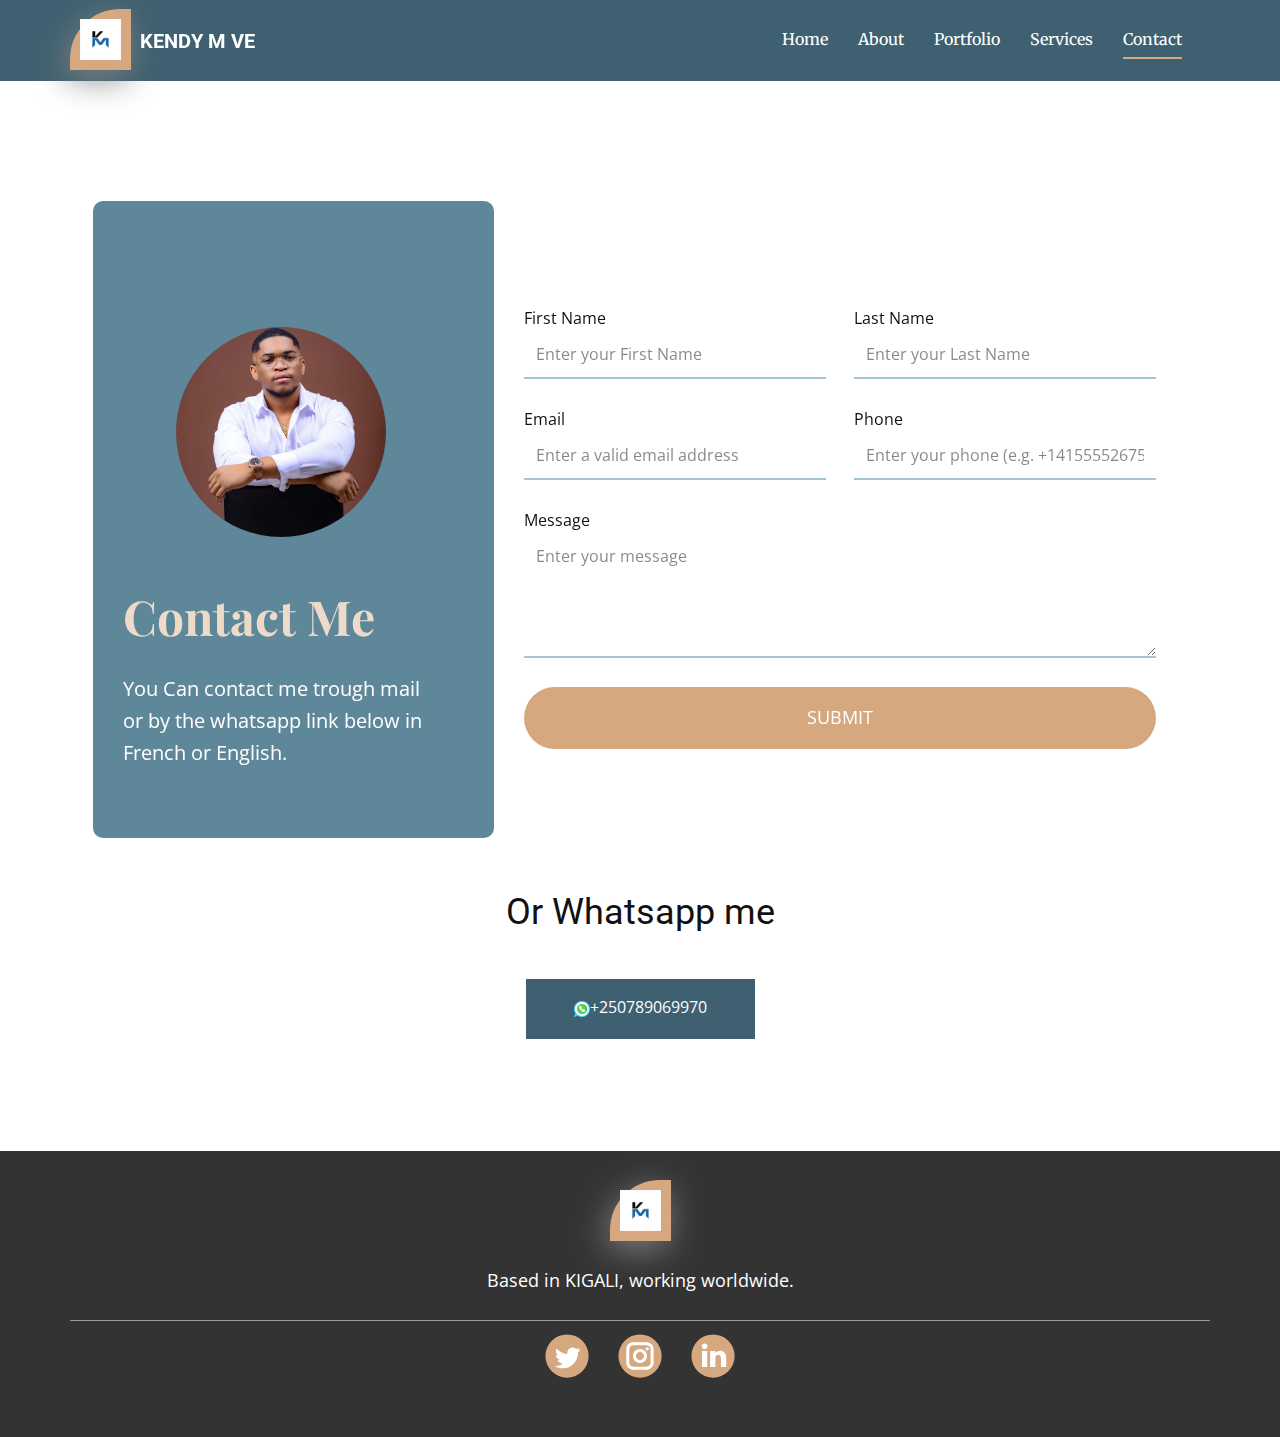
<file: contactreal.html>
<!DOCTYPE html>
<html style="font-size: 16px;" lang="en"><head>
    <meta name="viewport" content="width=device-width, initial-scale=1.0">
    <meta charset="utf-8">
    <meta name="keywords" content="">
    <meta name="description" content="">
    <title>contactreal</title>
    <link rel="stylesheet" href="nicepage.css" media="screen">
<link rel="stylesheet" href="contactreal.css" media="screen">
    <script class="u-script" type="text/javascript" src="jquery.js" defer=""></script>
    <script class="u-script" type="text/javascript" src="nicepage.js" defer=""></script>
    <meta name="generator" content="Nicepage 6.17.0, nicepage.com">
    <meta name="referrer" content="origin">
    <link id="u-theme-google-font" rel="stylesheet" href="https://fonts.googleapis.com/css?family=Roboto:100,100i,300,300i,400,400i,500,500i,700,700i,900,900i|Open+Sans:300,300i,400,400i,500,500i,600,600i,700,700i,800,800i">
    <link id="u-page-google-font" rel="stylesheet" href="https://fonts.googleapis.com/css?family=Playfair+Display:400,400i,500,500i,600,600i,700,700i,800,800i,900,900i|Open+Sans:300,300i,400,400i,500,500i,600,600i,700,700i,800,800i|Roboto:100,100i,300,300i,400,400i,500,500i,700,700i,900,900i|Merriweather:300,300i,400,400i,700,700i,900,900i">
    
    
    
    <script type="application/ld+json">{
		"@context": "http://schema.org",
		"@type": "Organization",
		"name": "Potofolio",
		"logo": "images/kmuplogo.jpg",
		"sameAs": [
				"https://x.com/LamarKendy?t=FQsyd_s0dzXPbAdGfWm3Zg&s=09",
				"https://www.instagram.com/kendy_owg?igsh=MWdmamRpeHdtZDRkNw==",
				"https://www.linkedin.com/in/kendy-mve-2b0026269?utm_source=share&utm_campaign=share_via&utm_content=profile&utm_medium=android_app"
		]
}</script>
    <meta name="theme-color" content="#3e6070">
    <meta property="og:title" content="contactreal">
    <meta property="og:description" content="">
    <meta property="og:type" content="website">
  <meta data-intl-tel-input-cdn-path="intlTelInput/"></head>
  <body data-path-to-root="./" data-include-products="false" class="u-body u-xl-mode" data-lang="en"><header class="u-clearfix u-header u-palette-1-base u-sticky u-sticky-e3ec u-header" id="sec-4e95"><div class="u-clearfix u-sheet u-sheet-1">
        <div class="u-clearfix u-group-elements u-group-elements-1">
          <a href="#" class="u-border-10 u-border-palette-2-base u-image u-image-round u-logo u-radius u-image-1" data-image-width="450" data-image-height="450">
            <img src="images/kmuplogo.jpg" class="u-logo-image u-logo-image-1">
          </a>
          <h5 class="u-custom-font u-font-roboto u-text u-text-1">KENDY M<span style="font-style: italic;">
              <span style="font-style: normal;">
                <span style="font-size: 1.25rem;"></span>
              </span>
            </span>VE 
          </h5>
        </div>
        <nav class="u-menu u-menu-one-level u-offcanvas u-menu-1">
          <div class="menu-collapse u-custom-font u-font-merriweather" style="font-size: 1rem; letter-spacing: 0px; font-weight: 700;">
            <a class="u-button-style u-custom-active-border-color u-custom-active-color u-custom-border u-custom-border-color u-custom-borders u-custom-hover-border-color u-custom-hover-color u-custom-left-right-menu-spacing u-custom-padding-bottom u-custom-text-active-color u-custom-text-color u-custom-text-decoration u-custom-text-hover-color u-custom-text-shadow u-custom-text-shadow-blur u-custom-text-shadow-color u-custom-text-shadow-transparency u-custom-text-shadow-x u-custom-text-shadow-y u-custom-top-bottom-menu-spacing u-nav-link u-text-active-palette-1-base u-text-hover-palette-2-base" href="#" style="text-shadow: -2px 0 0 rgba(0,0,0,0); padding: 10px 6px; font-size: calc(1em + 19.3698px);">
              <svg class="u-svg-link" viewBox="0 0 24 24"><use xlink:href="#menu-hamburger"></use></svg>
              <svg class="u-svg-content" version="1.1" id="menu-hamburger" viewBox="0 0 16 16" x="0px" y="0px" xmlns:xlink="http://www.w3.org/1999/xlink" xmlns="http://www.w3.org/2000/svg"><g><rect y="1" width="16" height="2"></rect><rect y="7" width="16" height="2"></rect><rect y="13" width="16" height="2"></rect>
</g></svg>
            </a>
          </div>
          <div class="u-custom-menu u-nav-container">
            <ul class="u-custom-font u-font-merriweather u-nav u-spacing-30 u-unstyled u-nav-1"><li class="u-nav-item"><a class="u-border-2 u-border-active-custom-color-6 u-border-hover-palette-3-base u-border-no-left u-border-no-right u-border-no-top u-button-style u-nav-link u-text-active-white u-text-hover-custom-color-7" href="./" target="_blank" style="padding: 10px 0px;">Home</a>
</li><li class="u-nav-item"><a class="u-border-2 u-border-active-custom-color-6 u-border-hover-palette-3-base u-border-no-left u-border-no-right u-border-no-top u-button-style u-nav-link u-text-active-white u-text-hover-custom-color-7" href="About.html" target="_blank" style="padding: 10px 0px;">About</a>
</li><li class="u-nav-item"><a class="u-border-2 u-border-active-custom-color-6 u-border-hover-palette-3-base u-border-no-left u-border-no-right u-border-no-top u-button-style u-nav-link u-text-active-white u-text-hover-custom-color-7" href="Portfolio.html" target="_blank" style="padding: 10px 0px;">Portfolio</a>
</li><li class="u-nav-item"><a class="u-border-2 u-border-active-custom-color-6 u-border-hover-palette-3-base u-border-no-left u-border-no-right u-border-no-top u-button-style u-nav-link u-text-active-white u-text-hover-custom-color-7" href="Services.html" target="_blank" style="padding: 10px 0px;">Services</a>
</li><li class="u-nav-item"><a class="u-border-2 u-border-active-custom-color-6 u-border-hover-palette-3-base u-border-no-left u-border-no-right u-border-no-top u-button-style u-nav-link u-text-active-white u-text-hover-custom-color-7" href="contactreal.html" target="_blank" style="padding: 10px 0px;">Contact</a>
</li></ul>
          </div>
          <div class="u-custom-menu u-nav-container-collapse">
            <div class="u-black u-container-style u-inner-container-layout u-opacity u-opacity-95 u-sidenav">
              <div class="u-inner-container-layout u-sidenav-overflow">
                <div class="u-menu-close"></div>
                <ul class="u-align-center u-nav u-popupmenu-items u-unstyled u-nav-2"><li class="u-nav-item"><a class="u-button-style u-nav-link" href="./" target="_blank">Home</a>
</li><li class="u-nav-item"><a class="u-button-style u-nav-link" href="About.html" target="_blank">About</a>
</li><li class="u-nav-item"><a class="u-button-style u-nav-link" href="Portfolio.html" target="_blank">Portfolio</a>
</li><li class="u-nav-item"><a class="u-button-style u-nav-link" href="Services.html" target="_blank">Services</a>
</li><li class="u-nav-item"><a class="u-button-style u-nav-link" href="contactreal.html" target="_blank">Contact</a>
</li></ul>
              </div>
            </div>
            <div class="u-black u-menu-overlay u-opacity u-opacity-70"></div>
          </div>
        </nav>
      </div></header>
    <section class="u-align-center u-clearfix u-container-align-center u-white u-section-1" id="carousel_84ef">
      <div class="u-clearfix u-sheet u-sheet-1">
        <div class="custom-expanded data-layout-selected u-clearfix u-layout-wrap u-layout-wrap-1">
          <div class="u-layout">
            <div class="u-layout-row">
              <div class="u-container-style u-layout-cell u-palette-1-dark-1 u-radius u-shape-round u-size-22 u-layout-cell-1" data-animation-name="customAnimationIn" data-animation-duration="1500">
                <div class="u-container-layout u-container-layout-1">
                  <div class="u-image u-image-circle u-image-1" alt="" data-image-width="4572" data-image-height="6096"></div>
                  <h1 class="u-align-left u-text u-text-1"> Contact Me</h1>
                  <p class="u-align-left u-text u-text-default u-text-2"> You Can contact me trough mail or by the whatsapp link below in French or English.</p>
                </div>
              </div>
              <div class="u-container-align-center-lg u-container-align-center-xl u-container-style u-layout-cell u-size-38 u-layout-cell-2" data-animation-name="customAnimationIn" data-animation-duration="1500" data-animation-delay="500">
                <div class="u-container-layout u-valign-middle u-container-layout-2">
                  <div class="u-form u-form-1">
                    <form action="https://forms.nicepagesrv.com/v2/form/process" class="u-clearfix u-form-spacing-28 u-form-vertical u-inner-form" source="email" name="form" style="padding: 0px;">
                      <div class="u-form-group u-form-name u-form-partition-factor-2 u-form-group-1">
                        <label for="name-8e54" class="u-label">First Name</label>
                        <input type="text" placeholder="Enter your First Name" id="name-8e54" name="name-1" class="u-border-2 u-border-no-left u-border-no-right u-border-no-top u-border-palette-1-light-1 u-input u-input-rectangle u-none" required="">
                      </div>
                      <div class="u-form-group u-form-name u-form-partition-factor-2 u-form-group-2">
                        <label for="name-8e54" class="u-label">Last Name</label>
                        <input type="text" placeholder="Enter your Last Name" id="name-8e54" name="name-2" class="u-border-2 u-border-no-left u-border-no-right u-border-no-top u-border-palette-1-light-1 u-input u-input-rectangle u-none" required="">
                      </div>
                      <div class="u-form-email u-form-group u-form-partition-factor-2">
                        <label for="email-c6a3" class="u-label">Email</label>
                        <input type="email" placeholder="Enter a valid email address" id="email-c6a3" name="email" class="u-border-2 u-border-no-left u-border-no-right u-border-no-top u-border-palette-1-light-1 u-input u-input-rectangle u-none" required="" wfd-id="id114">
                      </div>
                      <div class="u-form-group u-form-partition-factor-2 u-form-phone u-form-group-4">
                        <label for="phone-84d9" class="u-label">Phone</label>
                        <input type="tel" pattern="\+?\d{0,3}[\s\(\-]?([0-9]{2,3})[\s\)\-]?([\s\-]?)([0-9]{3})[\s\-]?([0-9]{2})[\s\-]?([0-9]{2})" placeholder="Enter your phone (e.g. +14155552675)" id="phone-84d9" name="phone" class="u-border-2 u-border-no-left u-border-no-right u-border-no-top u-border-palette-1-light-1 u-input u-input-rectangle u-none" required="" wfd-id="id116">
                      </div>
                      <div class="u-form-group u-form-message">
                        <label for="message-c6a3" class="u-label">Message</label>
                        <textarea placeholder="Enter your message" rows="4" cols="50" id="message-c6a3" name="message" class="u-border-2 u-border-no-left u-border-no-right u-border-no-top u-border-palette-1-light-1 u-input u-input-rectangle u-none" required=""></textarea>
                      </div>
                      <div class="u-align-center u-form-group u-form-submit">
                        <a href="#" class="u-active-palette-1-light-1 u-border-none u-btn u-btn-round u-btn-submit u-button-style u-hover-palette-1-base u-palette-2-base u-radius u-btn-1">Submit</a>
                        <input type="submit" value="submit" class="u-form-control-hidden" wfd-id="id118">
                      </div>
                      <div class="u-form-send-message u-form-send-success"> Thank you! Your message has been sent. </div>
                      <div class="u-form-send-error u-form-send-message"> Unable to send your message. Please fix errors then try again. </div>
                      <input type="hidden" value="" name="recaptchaResponse" wfd-id="id119">
                      <input type="hidden" name="formServices" value="440dd3a9-ec1d-d641-c117-f16fbd021a3d">
                    </form>
                  </div>
                </div>
              </div>
            </div>
          </div>
        </div>
        <h3 class="u-text u-text-default u-text-3">Or Whatsapp me </h3>
        <a href="https://wa.me/250789069970" class="u-border-none u-btn u-btn-rectangle u-button-style u-custom-color-5 u-btn-2" target="_blank"><span class="u-file-icon u-icon"><img src="images/3767233.png" alt=""></span>+250789069970
        </a>
      </div>
    </section>
    
    
    
    <footer class="u-clearfix u-footer u-grey-80" id="sec-72cf"><div class="u-clearfix u-sheet u-valign-middle-xs u-sheet-1">
        <a href="#" class="u-border-10 u-border-palette-2-base u-image u-image-round u-logo u-radius u-image-1" data-image-width="450" data-image-height="450">
          <img src="images/kmuplogo.jpg" class="u-logo-image u-logo-image-1">
        </a>
        <p class="u-align-center u-text u-text-1">Based in KIGALI, working worldwide. </p>
        <div class="custom-expanded u-absolute-hcenter-xs u-border-1 u-border-white u-expanded-width-lg u-expanded-width-md u-expanded-width-sm u-expanded-width-xl u-line u-line-horizontal u-opacity u-opacity-50 u-line-1"></div>
        <div class="u-align-left u-social-icons u-spacing-29 u-social-icons-1">
          <a class="u-social-url" title="twitter" target="_blank" href="https://x.com/LamarKendy?t=FQsyd_s0dzXPbAdGfWm3Zg&amp;s=09"><span class="u-icon u-social-icon u-social-twitter u-text-palette-2-base"><svg class="u-svg-link" preserveAspectRatio="xMidYMin slice" viewBox="0 0 112 112" style=""><use xlink:href="#svg-4e51"></use></svg><svg class="u-svg-content" viewBox="0 0 112 112" x="0" y="0" id="svg-4e51"><circle fill="currentColor" class="st0" cx="56.1" cy="56.1" r="55"></circle><path fill="#FFFFFF" d="M83.8,47.3c0,0.6,0,1.2,0,1.7c0,17.7-13.5,38.2-38.2,38.2C38,87.2,31,85,25,81.2c1,0.1,2.1,0.2,3.2,0.2
      c6.3,0,12.1-2.1,16.7-5.7c-5.9-0.1-10.8-4-12.5-9.3c0.8,0.2,1.7,0.2,2.5,0.2c1.2,0,2.4-0.2,3.5-0.5c-6.1-1.2-10.8-6.7-10.8-13.1
      c0-0.1,0-0.1,0-0.2c1.8,1,3.9,1.6,6.1,1.7c-3.6-2.4-6-6.5-6-11.2c0-2.5,0.7-4.8,1.8-6.7c6.6,8.1,16.5,13.5,27.6,14
      c-0.2-1-0.3-2-0.3-3.1c0-7.4,6-13.4,13.4-13.4c3.9,0,7.3,1.6,9.8,4.2c3.1-0.6,5.9-1.7,8.5-3.3c-1,3.1-3.1,5.8-5.9,7.4
      c2.7-0.3,5.3-1,7.7-2.1C88.7,43,86.4,45.4,83.8,47.3z"></path></svg></span>
          </a>
          <a class="u-social-url" title="instagram" target="_blank" href="https://www.instagram.com/kendy_owg?igsh=MWdmamRpeHdtZDRkNw=="><span class="u-icon u-social-icon u-social-instagram u-text-palette-2-base"><svg class="u-svg-link" preserveAspectRatio="xMidYMin slice" viewBox="0 0 112 112" style=""><use xlink:href="#svg-b288"></use></svg><svg class="u-svg-content" viewBox="0 0 112 112" x="0" y="0" id="svg-b288"><circle fill="currentColor" cx="56.1" cy="56.1" r="55"></circle><path fill="#FFFFFF" d="M55.9,38.2c-9.9,0-17.9,8-17.9,17.9C38,66,46,74,55.9,74c9.9,0,17.9-8,17.9-17.9C73.8,46.2,65.8,38.2,55.9,38.2
      z M55.9,66.4c-5.7,0-10.3-4.6-10.3-10.3c-0.1-5.7,4.6-10.3,10.3-10.3c5.7,0,10.3,4.6,10.3,10.3C66.2,61.8,61.6,66.4,55.9,66.4z"></path><path fill="#FFFFFF" d="M74.3,33.5c-2.3,0-4.2,1.9-4.2,4.2s1.9,4.2,4.2,4.2s4.2-1.9,4.2-4.2S76.6,33.5,74.3,33.5z"></path><path fill="#FFFFFF" d="M73.1,21.3H38.6c-9.7,0-17.5,7.9-17.5,17.5v34.5c0,9.7,7.9,17.6,17.5,17.6h34.5c9.7,0,17.5-7.9,17.5-17.5V38.8
      C90.6,29.1,82.7,21.3,73.1,21.3z M83,73.3c0,5.5-4.5,9.9-9.9,9.9H38.6c-5.5,0-9.9-4.5-9.9-9.9V38.8c0-5.5,4.5-9.9,9.9-9.9h34.5
      c5.5,0,9.9,4.5,9.9,9.9V73.3z"></path></svg></span>
          </a>
          <a class="u-social-url" title="linkedin" target="_blank" href="https://www.linkedin.com/in/kendy-mve-2b0026269?utm_source=share&amp;utm_campaign=share_via&amp;utm_content=profile&amp;utm_medium=android_app"><span class="u-icon u-social-icon u-social-linkedin u-text-palette-2-base"><svg class="u-svg-link" preserveAspectRatio="xMidYMin slice" viewBox="0 0 112 112" style=""><use xlink:href="#svg-450a"></use></svg><svg class="u-svg-content" viewBox="0 0 112 112" x="0" y="0" id="svg-450a"><circle fill="currentColor" cx="56.1" cy="56.1" r="55"></circle><path fill="#FFFFFF" d="M41.3,83.7H27.9V43.4h13.4V83.7z M34.6,37.9L34.6,37.9c-4.6,0-7.5-3.1-7.5-7c0-4,3-7,7.6-7s7.4,3,7.5,7
      C42.2,34.8,39.2,37.9,34.6,37.9z M89.6,83.7H76.2V62.2c0-5.4-1.9-9.1-6.8-9.1c-3.7,0-5.9,2.5-6.9,4.9c-0.4,0.9-0.4,2.1-0.4,3.3v22.5
      H48.7c0,0,0.2-36.5,0-40.3h13.4v5.7c1.8-2.7,5-6.7,12.1-6.7c8.8,0,15.4,5.8,15.4,18.1V83.7z"></path></svg></span>
          </a>
        </div>
      </div></footer>
  
</body></html>
</file>
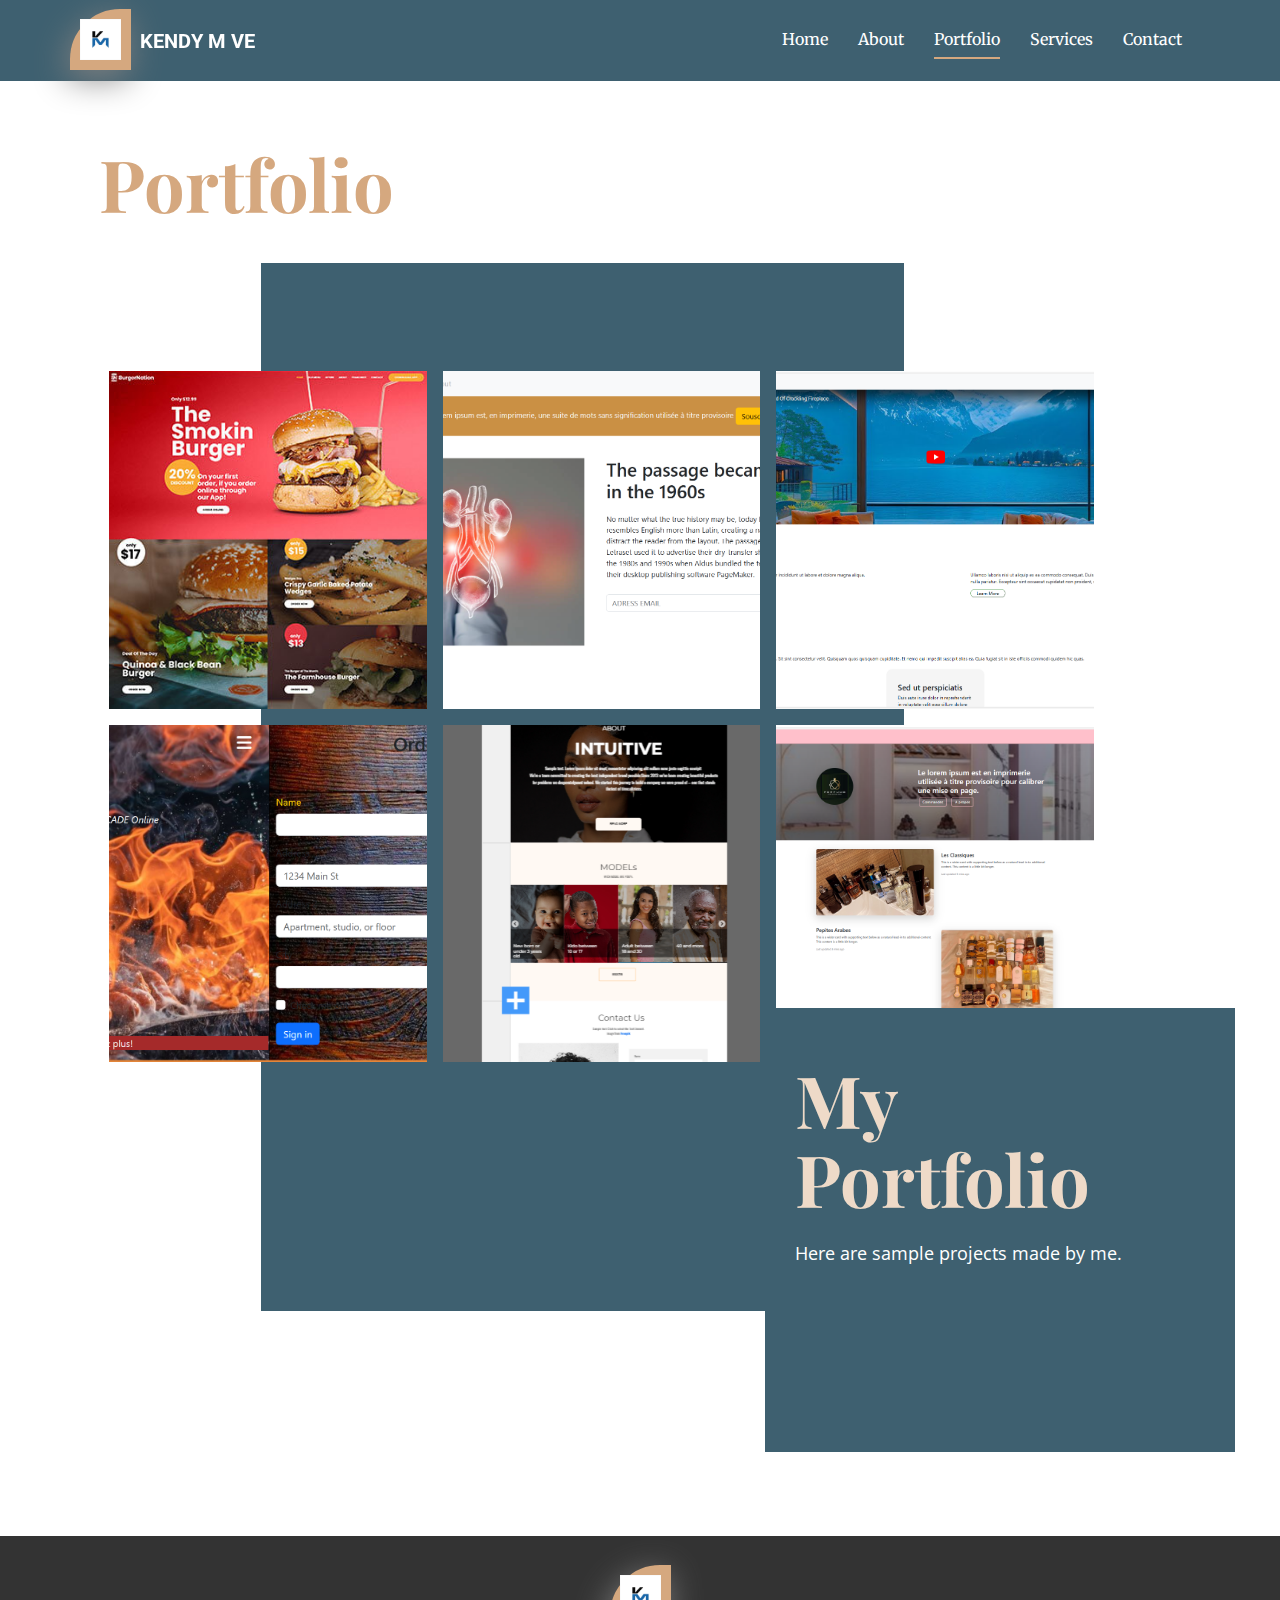
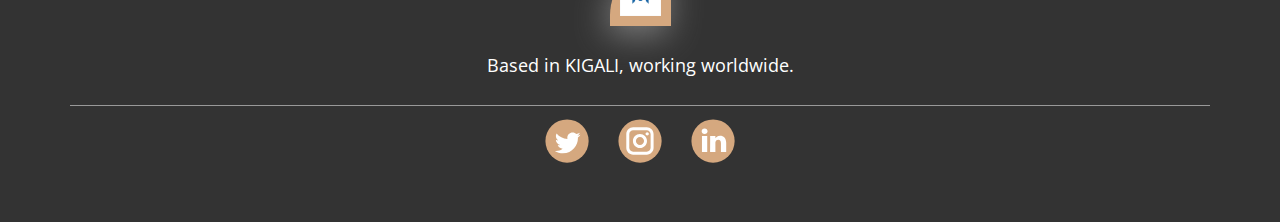
<file: Portfolio.html>
<!DOCTYPE html>
<html style="font-size: 16px;" lang="en"><head>
    <meta name="viewport" content="width=device-width, initial-scale=1.0">
    <meta charset="utf-8">
    <meta name="keywords" content="portfolio">
    <meta name="description" content="">
    <title>Portfolio</title>
    <link rel="stylesheet" href="nicepage.css" media="screen">
<link rel="stylesheet" href="Portfolio.css" media="screen">
    <script class="u-script" type="text/javascript" src="jquery.js" defer=""></script>
    <script class="u-script" type="text/javascript" src="nicepage.js" defer=""></script>
    <meta name="generator" content="Nicepage 6.17.0, nicepage.com">
    <link id="u-theme-google-font" rel="stylesheet" href="https://fonts.googleapis.com/css?family=Roboto:100,100i,300,300i,400,400i,500,500i,700,700i,900,900i|Open+Sans:300,300i,400,400i,500,500i,600,600i,700,700i,800,800i">
    <link id="u-page-google-font" rel="stylesheet" href="https://fonts.googleapis.com/css?family=Playfair+Display:400,400i,500,500i,600,600i,700,700i,800,800i,900,900i|Open+Sans:300,300i,400,400i,500,500i,600,600i,700,700i,800,800i|Roboto:100,100i,300,300i,400,400i,500,500i,700,700i,900,900i|Merriweather:300,300i,400,400i,700,700i,900,900i">
    
    
    
    <script type="application/ld+json">{
		"@context": "http://schema.org",
		"@type": "Organization",
		"name": "Potofolio",
		"logo": "images/kmuplogo.jpg",
		"sameAs": [
				"https://x.com/LamarKendy?t=FQsyd_s0dzXPbAdGfWm3Zg&s=09",
				"https://www.instagram.com/kendy_owg?igsh=MWdmamRpeHdtZDRkNw==",
				"https://www.linkedin.com/in/kendy-mve-2b0026269?utm_source=share&utm_campaign=share_via&utm_content=profile&utm_medium=android_app"
		]
}</script>
    <meta name="theme-color" content="#3e6070">
    <meta property="og:title" content="Portfolio">
    <meta property="og:description" content="">
    <meta property="og:type" content="website">
  <meta data-intl-tel-input-cdn-path="intlTelInput/"></head>
  <body data-path-to-root="./" data-include-products="false" class="u-body u-xl-mode" data-lang="en"><header class="u-clearfix u-header u-palette-1-base u-sticky u-sticky-e3ec u-header" id="sec-4e95"><div class="u-clearfix u-sheet u-sheet-1">
        <div class="u-clearfix u-group-elements u-group-elements-1">
          <a href="#" class="u-border-10 u-border-palette-2-base u-image u-image-round u-logo u-radius u-image-1" data-image-width="450" data-image-height="450">
            <img src="images/kmuplogo.jpg" class="u-logo-image u-logo-image-1">
          </a>
          <h5 class="u-custom-font u-font-roboto u-text u-text-1">KENDY M<span style="font-style: italic;">
              <span style="font-style: normal;">
                <span style="font-size: 1.25rem;"></span>
              </span>
            </span>VE 
          </h5>
        </div>
        <nav class="u-menu u-menu-one-level u-offcanvas u-menu-1">
          <div class="menu-collapse u-custom-font u-font-merriweather" style="font-size: 1rem; letter-spacing: 0px; font-weight: 700;">
            <a class="u-button-style u-custom-active-border-color u-custom-active-color u-custom-border u-custom-border-color u-custom-borders u-custom-hover-border-color u-custom-hover-color u-custom-left-right-menu-spacing u-custom-padding-bottom u-custom-text-active-color u-custom-text-color u-custom-text-decoration u-custom-text-hover-color u-custom-text-shadow u-custom-text-shadow-blur u-custom-text-shadow-color u-custom-text-shadow-transparency u-custom-text-shadow-x u-custom-text-shadow-y u-custom-top-bottom-menu-spacing u-nav-link u-text-active-palette-1-base u-text-hover-palette-2-base" href="#" style="text-shadow: -2px 0 0 rgba(0,0,0,0); padding: 10px 6px; font-size: calc(1em + 19.3698px);">
              <svg class="u-svg-link" viewBox="0 0 24 24"><use xlink:href="#menu-hamburger"></use></svg>
              <svg class="u-svg-content" version="1.1" id="menu-hamburger" viewBox="0 0 16 16" x="0px" y="0px" xmlns:xlink="http://www.w3.org/1999/xlink" xmlns="http://www.w3.org/2000/svg"><g><rect y="1" width="16" height="2"></rect><rect y="7" width="16" height="2"></rect><rect y="13" width="16" height="2"></rect>
</g></svg>
            </a>
          </div>
          <div class="u-custom-menu u-nav-container">
            <ul class="u-custom-font u-font-merriweather u-nav u-spacing-30 u-unstyled u-nav-1"><li class="u-nav-item"><a class="u-border-2 u-border-active-custom-color-6 u-border-hover-palette-3-base u-border-no-left u-border-no-right u-border-no-top u-button-style u-nav-link u-text-active-white u-text-hover-custom-color-7" href="./" target="_blank" style="padding: 10px 0px;">Home</a>
</li><li class="u-nav-item"><a class="u-border-2 u-border-active-custom-color-6 u-border-hover-palette-3-base u-border-no-left u-border-no-right u-border-no-top u-button-style u-nav-link u-text-active-white u-text-hover-custom-color-7" href="About.html" target="_blank" style="padding: 10px 0px;">About</a>
</li><li class="u-nav-item"><a class="u-border-2 u-border-active-custom-color-6 u-border-hover-palette-3-base u-border-no-left u-border-no-right u-border-no-top u-button-style u-nav-link u-text-active-white u-text-hover-custom-color-7" href="Portfolio.html" target="_blank" style="padding: 10px 0px;">Portfolio</a>
</li><li class="u-nav-item"><a class="u-border-2 u-border-active-custom-color-6 u-border-hover-palette-3-base u-border-no-left u-border-no-right u-border-no-top u-button-style u-nav-link u-text-active-white u-text-hover-custom-color-7" href="Services.html" target="_blank" style="padding: 10px 0px;">Services</a>
</li><li class="u-nav-item"><a class="u-border-2 u-border-active-custom-color-6 u-border-hover-palette-3-base u-border-no-left u-border-no-right u-border-no-top u-button-style u-nav-link u-text-active-white u-text-hover-custom-color-7" href="contactreal.html" target="_blank" style="padding: 10px 0px;">Contact</a>
</li></ul>
          </div>
          <div class="u-custom-menu u-nav-container-collapse">
            <div class="u-black u-container-style u-inner-container-layout u-opacity u-opacity-95 u-sidenav">
              <div class="u-inner-container-layout u-sidenav-overflow">
                <div class="u-menu-close"></div>
                <ul class="u-align-center u-nav u-popupmenu-items u-unstyled u-nav-2"><li class="u-nav-item"><a class="u-button-style u-nav-link" href="./" target="_blank">Home</a>
</li><li class="u-nav-item"><a class="u-button-style u-nav-link" href="About.html" target="_blank">About</a>
</li><li class="u-nav-item"><a class="u-button-style u-nav-link" href="Portfolio.html" target="_blank">Portfolio</a>
</li><li class="u-nav-item"><a class="u-button-style u-nav-link" href="Services.html" target="_blank">Services</a>
</li><li class="u-nav-item"><a class="u-button-style u-nav-link" href="contactreal.html" target="_blank">Contact</a>
</li></ul>
              </div>
            </div>
            <div class="u-black u-menu-overlay u-opacity u-opacity-70"></div>
          </div>
        </nav>
      </div></header>
    <section class="u-clearfix u-white u-section-1" id="carousel_1f58">
      <div class="u-clearfix u-sheet u-valign-middle-md u-valign-middle-sm u-sheet-1">
        <h1 class="u-text u-text-default u-text-1">Portfolio </h1>
        <div class="u-palette-1-base u-shape u-shape-rectangle u-shape-1"></div>
        <div class="u-gallery u-layout-grid u-lightbox u-no-transition u-show-text-on-hover u-gallery-1">
          <div class="u-gallery-inner u-gallery-inner-1">
            <div class="u-effect-fade u-gallery-item">
              <div class="u-back-slide" data-image-width="370" data-image-height="389">
                <img class="u-back-image u-expanded" src="images/portfolio-02-free-img.jpg">
              </div>
              <div class="u-over-slide u-shading u-over-slide-1"></div>
            </div>
            <div class="u-effect-fade u-gallery-item">
              <div class="u-back-slide" data-image-width="1886" data-image-height="881">
                <img class="u-back-image u-expanded" src="images/Screenshot2024-08-28131114.png">
              </div>
              <div class="u-over-slide u-shading u-over-slide-2"></div>
            </div>
            <div class="u-effect-fade u-gallery-item">
              <div class="u-back-slide" data-image-width="1895" data-image-height="908">
                <img class="u-back-image u-expanded" src="images/Screenshot2024-08-281303461.png">
              </div>
              <div class="u-over-slide u-shading u-over-slide-3"></div>
            </div>
            <div class="u-effect-fade u-gallery-item">
              <div class="u-back-slide" data-image-width="1736" data-image-height="849">
                <img class="u-back-image u-expanded" src="images/Screenshot2024-08-281308141.png">
              </div>
              <div class="u-over-slide u-shading u-over-slide-4"></div>
            </div>
            <div class="u-effect-fade u-gallery-item">
              <div class="u-back-slide" data-image-width="407" data-image-height="778">
                <img class="u-back-image u-expanded" src="images/Screenshot2024-08-30130747.png">
              </div>
              <div class="u-over-slide u-shading u-over-slide-5"></div>
            </div>
            <div class="u-effect-fade u-gallery-item">
              <div class="u-back-slide" data-image-width="1895" data-image-height="912">
                <img class="u-back-image u-expanded" src="images/Screenshot2024-08-281258541.png">
              </div>
              <div class="u-over-slide u-shading u-over-slide-6"></div>
            </div>
          </div>
        </div>
        <div class="u-align-left u-container-align-left u-container-style u-group u-palette-1-base u-group-1">
          <div class="u-container-layout u-container-layout-1">
            <h1 class="u-text u-text-2">My Portfolio</h1>
            <p class="u-text u-text-3">Here are sample​ projects made by me.</p>
          </div>
        </div>
      </div>
    </section>
    
    
    
    <footer class="u-clearfix u-footer u-grey-80" id="sec-72cf"><div class="u-clearfix u-sheet u-valign-middle-xs u-sheet-1">
        <a href="#" class="u-border-10 u-border-palette-2-base u-image u-image-round u-logo u-radius u-image-1" data-image-width="450" data-image-height="450">
          <img src="images/kmuplogo.jpg" class="u-logo-image u-logo-image-1">
        </a>
        <p class="u-align-center u-text u-text-1">Based in KIGALI, working worldwide. </p>
        <div class="custom-expanded u-absolute-hcenter-xs u-border-1 u-border-white u-expanded-width-lg u-expanded-width-md u-expanded-width-sm u-expanded-width-xl u-line u-line-horizontal u-opacity u-opacity-50 u-line-1"></div>
        <div class="u-align-left u-social-icons u-spacing-29 u-social-icons-1">
          <a class="u-social-url" title="twitter" target="_blank" href="https://x.com/LamarKendy?t=FQsyd_s0dzXPbAdGfWm3Zg&amp;s=09"><span class="u-icon u-social-icon u-social-twitter u-text-palette-2-base"><svg class="u-svg-link" preserveAspectRatio="xMidYMin slice" viewBox="0 0 112 112" style=""><use xlink:href="#svg-4e51"></use></svg><svg class="u-svg-content" viewBox="0 0 112 112" x="0" y="0" id="svg-4e51"><circle fill="currentColor" class="st0" cx="56.1" cy="56.1" r="55"></circle><path fill="#FFFFFF" d="M83.8,47.3c0,0.6,0,1.2,0,1.7c0,17.7-13.5,38.2-38.2,38.2C38,87.2,31,85,25,81.2c1,0.1,2.1,0.2,3.2,0.2
      c6.3,0,12.1-2.1,16.7-5.7c-5.9-0.1-10.8-4-12.5-9.3c0.8,0.2,1.7,0.2,2.5,0.2c1.2,0,2.4-0.2,3.5-0.5c-6.1-1.2-10.8-6.7-10.8-13.1
      c0-0.1,0-0.1,0-0.2c1.8,1,3.9,1.6,6.1,1.7c-3.6-2.4-6-6.5-6-11.2c0-2.5,0.7-4.8,1.8-6.7c6.6,8.1,16.5,13.5,27.6,14
      c-0.2-1-0.3-2-0.3-3.1c0-7.4,6-13.4,13.4-13.4c3.9,0,7.3,1.6,9.8,4.2c3.1-0.6,5.9-1.7,8.5-3.3c-1,3.1-3.1,5.8-5.9,7.4
      c2.7-0.3,5.3-1,7.7-2.1C88.7,43,86.4,45.4,83.8,47.3z"></path></svg></span>
          </a>
          <a class="u-social-url" title="instagram" target="_blank" href="https://www.instagram.com/kendy_owg?igsh=MWdmamRpeHdtZDRkNw=="><span class="u-icon u-social-icon u-social-instagram u-text-palette-2-base"><svg class="u-svg-link" preserveAspectRatio="xMidYMin slice" viewBox="0 0 112 112" style=""><use xlink:href="#svg-b288"></use></svg><svg class="u-svg-content" viewBox="0 0 112 112" x="0" y="0" id="svg-b288"><circle fill="currentColor" cx="56.1" cy="56.1" r="55"></circle><path fill="#FFFFFF" d="M55.9,38.2c-9.9,0-17.9,8-17.9,17.9C38,66,46,74,55.9,74c9.9,0,17.9-8,17.9-17.9C73.8,46.2,65.8,38.2,55.9,38.2
      z M55.9,66.4c-5.7,0-10.3-4.6-10.3-10.3c-0.1-5.7,4.6-10.3,10.3-10.3c5.7,0,10.3,4.6,10.3,10.3C66.2,61.8,61.6,66.4,55.9,66.4z"></path><path fill="#FFFFFF" d="M74.3,33.5c-2.3,0-4.2,1.9-4.2,4.2s1.9,4.2,4.2,4.2s4.2-1.9,4.2-4.2S76.6,33.5,74.3,33.5z"></path><path fill="#FFFFFF" d="M73.1,21.3H38.6c-9.7,0-17.5,7.9-17.5,17.5v34.5c0,9.7,7.9,17.6,17.5,17.6h34.5c9.7,0,17.5-7.9,17.5-17.5V38.8
      C90.6,29.1,82.7,21.3,73.1,21.3z M83,73.3c0,5.5-4.5,9.9-9.9,9.9H38.6c-5.5,0-9.9-4.5-9.9-9.9V38.8c0-5.5,4.5-9.9,9.9-9.9h34.5
      c5.5,0,9.9,4.5,9.9,9.9V73.3z"></path></svg></span>
          </a>
          <a class="u-social-url" title="linkedin" target="_blank" href="https://www.linkedin.com/in/kendy-mve-2b0026269?utm_source=share&amp;utm_campaign=share_via&amp;utm_content=profile&amp;utm_medium=android_app"><span class="u-icon u-social-icon u-social-linkedin u-text-palette-2-base"><svg class="u-svg-link" preserveAspectRatio="xMidYMin slice" viewBox="0 0 112 112" style=""><use xlink:href="#svg-450a"></use></svg><svg class="u-svg-content" viewBox="0 0 112 112" x="0" y="0" id="svg-450a"><circle fill="currentColor" cx="56.1" cy="56.1" r="55"></circle><path fill="#FFFFFF" d="M41.3,83.7H27.9V43.4h13.4V83.7z M34.6,37.9L34.6,37.9c-4.6,0-7.5-3.1-7.5-7c0-4,3-7,7.6-7s7.4,3,7.5,7
      C42.2,34.8,39.2,37.9,34.6,37.9z M89.6,83.7H76.2V62.2c0-5.4-1.9-9.1-6.8-9.1c-3.7,0-5.9,2.5-6.9,4.9c-0.4,0.9-0.4,2.1-0.4,3.3v22.5
      H48.7c0,0,0.2-36.5,0-40.3h13.4v5.7c1.8-2.7,5-6.7,12.1-6.7c8.8,0,15.4,5.8,15.4,18.1V83.7z"></path></svg></span>
          </a>
        </div>
      </div></footer>
  
</body></html>
</file>
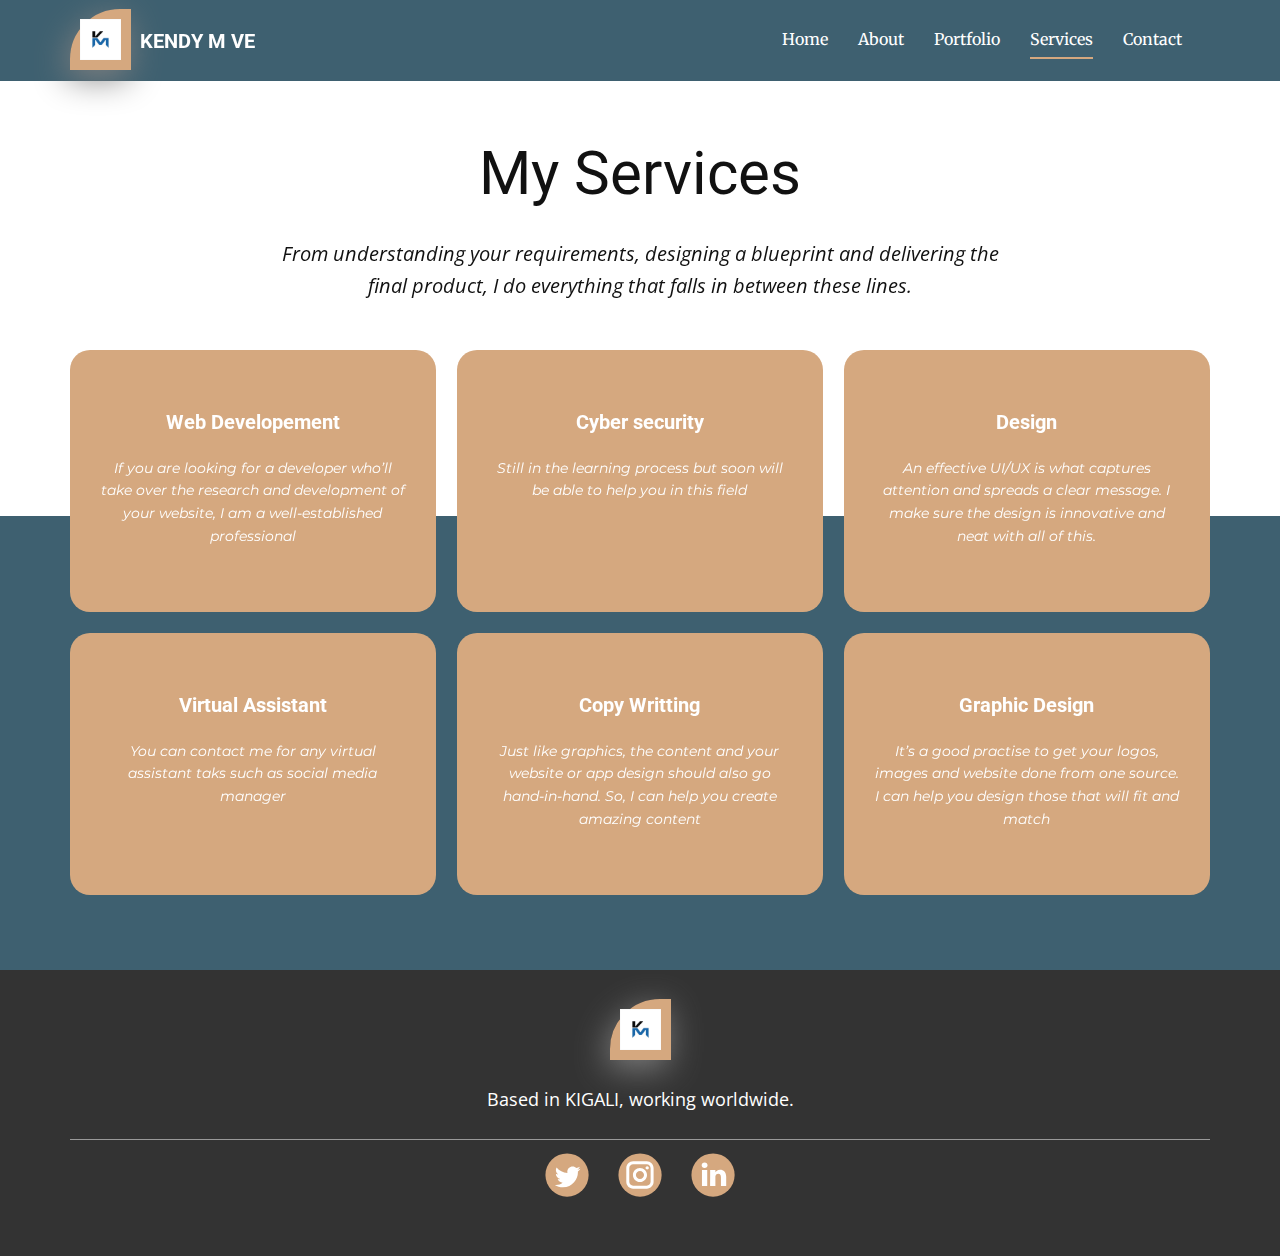
<file: Services.html>
<!DOCTYPE html>
<html style="font-size: 16px;" lang="en"><head>
    <meta name="viewport" content="width=device-width, initial-scale=1.0">
    <meta charset="utf-8">
    <meta name="keywords" content="new">
    <meta name="description" content="">
    <title>Services</title>
    <link rel="stylesheet" href="nicepage.css" media="screen">
<link rel="stylesheet" href="Services.css" media="screen">
    <script class="u-script" type="text/javascript" src="jquery.js" defer=""></script>
    <script class="u-script" type="text/javascript" src="nicepage.js" defer=""></script>
    <meta name="generator" content="Nicepage 6.17.0, nicepage.com">
    <link id="u-theme-google-font" rel="stylesheet" href="https://fonts.googleapis.com/css?family=Roboto:100,100i,300,300i,400,400i,500,500i,700,700i,900,900i|Open+Sans:300,300i,400,400i,500,500i,600,600i,700,700i,800,800i">
    <link id="u-page-google-font" rel="stylesheet" href="https://fonts.googleapis.com/css?family=Open+Sans:300,300i,400,400i,500,500i,600,600i,700,700i,800,800i|Montserrat:100,100i,200,200i,300,300i,400,400i,500,500i,600,600i,700,700i,800,800i,900,900i|Roboto:100,100i,300,300i,400,400i,500,500i,700,700i,900,900i|Merriweather:300,300i,400,400i,700,700i,900,900i">
    
    
    
    <script type="application/ld+json">{
		"@context": "http://schema.org",
		"@type": "Organization",
		"name": "Potofolio",
		"logo": "images/kmuplogo.jpg",
		"sameAs": [
				"https://x.com/LamarKendy?t=FQsyd_s0dzXPbAdGfWm3Zg&s=09",
				"https://www.instagram.com/kendy_owg?igsh=MWdmamRpeHdtZDRkNw==",
				"https://www.linkedin.com/in/kendy-mve-2b0026269?utm_source=share&utm_campaign=share_via&utm_content=profile&utm_medium=android_app"
		]
}</script>
    <meta name="theme-color" content="#3e6070">
    <meta property="og:title" content="Services">
    <meta property="og:description" content="">
    <meta property="og:type" content="website">
  <meta data-intl-tel-input-cdn-path="intlTelInput/"></head>
  <body data-path-to-root="./" data-include-products="false" class="u-body u-xl-mode" data-lang="en"><header class="u-clearfix u-header u-palette-1-base u-sticky u-sticky-e3ec u-header" id="sec-4e95"><div class="u-clearfix u-sheet u-sheet-1">
        <div class="u-clearfix u-group-elements u-group-elements-1">
          <a href="#" class="u-border-10 u-border-palette-2-base u-image u-image-round u-logo u-radius u-image-1" data-image-width="450" data-image-height="450">
            <img src="images/kmuplogo.jpg" class="u-logo-image u-logo-image-1">
          </a>
          <h5 class="u-custom-font u-font-roboto u-text u-text-1">KENDY M<span style="font-style: italic;">
              <span style="font-style: normal;">
                <span style="font-size: 1.25rem;"></span>
              </span>
            </span>VE 
          </h5>
        </div>
        <nav class="u-menu u-menu-one-level u-offcanvas u-menu-1">
          <div class="menu-collapse u-custom-font u-font-merriweather" style="font-size: 1rem; letter-spacing: 0px; font-weight: 700;">
            <a class="u-button-style u-custom-active-border-color u-custom-active-color u-custom-border u-custom-border-color u-custom-borders u-custom-hover-border-color u-custom-hover-color u-custom-left-right-menu-spacing u-custom-padding-bottom u-custom-text-active-color u-custom-text-color u-custom-text-decoration u-custom-text-hover-color u-custom-text-shadow u-custom-text-shadow-blur u-custom-text-shadow-color u-custom-text-shadow-transparency u-custom-text-shadow-x u-custom-text-shadow-y u-custom-top-bottom-menu-spacing u-nav-link u-text-active-palette-1-base u-text-hover-palette-2-base" href="#" style="text-shadow: -2px 0 0 rgba(0,0,0,0); padding: 10px 6px; font-size: calc(1em + 19.3698px);">
              <svg class="u-svg-link" viewBox="0 0 24 24"><use xlink:href="#menu-hamburger"></use></svg>
              <svg class="u-svg-content" version="1.1" id="menu-hamburger" viewBox="0 0 16 16" x="0px" y="0px" xmlns:xlink="http://www.w3.org/1999/xlink" xmlns="http://www.w3.org/2000/svg"><g><rect y="1" width="16" height="2"></rect><rect y="7" width="16" height="2"></rect><rect y="13" width="16" height="2"></rect>
</g></svg>
            </a>
          </div>
          <div class="u-custom-menu u-nav-container">
            <ul class="u-custom-font u-font-merriweather u-nav u-spacing-30 u-unstyled u-nav-1"><li class="u-nav-item"><a class="u-border-2 u-border-active-custom-color-6 u-border-hover-palette-3-base u-border-no-left u-border-no-right u-border-no-top u-button-style u-nav-link u-text-active-white u-text-hover-custom-color-7" href="./" target="_blank" style="padding: 10px 0px;">Home</a>
</li><li class="u-nav-item"><a class="u-border-2 u-border-active-custom-color-6 u-border-hover-palette-3-base u-border-no-left u-border-no-right u-border-no-top u-button-style u-nav-link u-text-active-white u-text-hover-custom-color-7" href="About.html" target="_blank" style="padding: 10px 0px;">About</a>
</li><li class="u-nav-item"><a class="u-border-2 u-border-active-custom-color-6 u-border-hover-palette-3-base u-border-no-left u-border-no-right u-border-no-top u-button-style u-nav-link u-text-active-white u-text-hover-custom-color-7" href="Portfolio.html" target="_blank" style="padding: 10px 0px;">Portfolio</a>
</li><li class="u-nav-item"><a class="u-border-2 u-border-active-custom-color-6 u-border-hover-palette-3-base u-border-no-left u-border-no-right u-border-no-top u-button-style u-nav-link u-text-active-white u-text-hover-custom-color-7" href="Services.html" target="_blank" style="padding: 10px 0px;">Services</a>
</li><li class="u-nav-item"><a class="u-border-2 u-border-active-custom-color-6 u-border-hover-palette-3-base u-border-no-left u-border-no-right u-border-no-top u-button-style u-nav-link u-text-active-white u-text-hover-custom-color-7" href="contactreal.html" target="_blank" style="padding: 10px 0px;">Contact</a>
</li></ul>
          </div>
          <div class="u-custom-menu u-nav-container-collapse">
            <div class="u-black u-container-style u-inner-container-layout u-opacity u-opacity-95 u-sidenav">
              <div class="u-inner-container-layout u-sidenav-overflow">
                <div class="u-menu-close"></div>
                <ul class="u-align-center u-nav u-popupmenu-items u-unstyled u-nav-2"><li class="u-nav-item"><a class="u-button-style u-nav-link" href="./" target="_blank">Home</a>
</li><li class="u-nav-item"><a class="u-button-style u-nav-link" href="About.html" target="_blank">About</a>
</li><li class="u-nav-item"><a class="u-button-style u-nav-link" href="Portfolio.html" target="_blank">Portfolio</a>
</li><li class="u-nav-item"><a class="u-button-style u-nav-link" href="Services.html" target="_blank">Services</a>
</li><li class="u-nav-item"><a class="u-button-style u-nav-link" href="contactreal.html" target="_blank">Contact</a>
</li></ul>
              </div>
            </div>
            <div class="u-black u-menu-overlay u-opacity u-opacity-70"></div>
          </div>
        </nav>
      </div></header>
    <section class="u-align-center u-clearfix u-container-align-center u-palette-1-base u-section-1" src="" id="carousel_2dbe">
      <div class="u-expanded-width u-shape u-shape-rectangle u-white u-shape-1"></div>
      <h2 class="u-align-center u-text u-text-body-color u-text-default u-text-1" data-animation-name="customAnimationIn" data-animation-duration="1500"> My Services</h2>
      <p class="u-align-center u-text u-text-body-color u-text-2" data-animation-name="customAnimationIn" data-animation-duration="1500" data-animation-delay="250"> From understanding your requirements, designing a blueprint and delivering the final product, I do everything that falls in between these lines.</p>
      <div class="u-list u-list-1">
        <div class="u-repeater u-repeater-1">
          <div class="u-align-center u-container-align-center u-container-style u-custom-color-6 u-list-item u-radius u-repeater-item u-shape-round u-video-cover u-list-item-1" data-animation-name="customAnimationIn" data-animation-duration="1500" data-animation-delay="500">
            <div class="u-container-layout u-similar-container u-container-layout-1">
              <h4 class="u-align-center u-text u-text-3"> Web Developement</h4>
              <p class="u-align-center u-custom-font u-font-montserrat u-text u-text-4">If you are looking for a developer who’ll take over the research and development of your website, I am a well-established professional </p>
            </div>
          </div>
          <div class="u-align-center u-container-align-center u-container-style u-custom-color-6 u-list-item u-radius u-repeater-item u-shape-round u-video-cover u-list-item-2" data-animation-name="customAnimationIn" data-animation-duration="1500" data-animation-delay="500">
            <div class="u-container-layout u-similar-container u-container-layout-2">
              <h4 class="u-align-center u-text u-text-5"> Cyber security</h4>
              <p class="u-align-center u-custom-font u-font-montserrat u-text u-text-6">Still in the learning process but soon will be able to help you in this field </p>
            </div>
          </div>
          <div class="u-align-center u-container-align-center u-container-style u-custom-color-6 u-list-item u-radius u-repeater-item u-shape-round u-video-cover u-list-item-3" data-animation-name="customAnimationIn" data-animation-duration="1500" data-animation-delay="500">
            <div class="u-container-layout u-similar-container u-container-layout-3">
              <h4 class="u-align-center u-text u-text-7"> Design</h4>
              <p class="u-align-center u-custom-font u-font-montserrat u-text u-text-8">An effective UI/UX is what captures attention and spreads a clear message. I make sure the design is innovative and neat with all of this. </p>
            </div>
          </div>
          <div class="u-align-center u-container-align-center u-container-style u-custom-color-6 u-list-item u-radius u-repeater-item u-shape-round u-video-cover u-list-item-4" data-animation-name="customAnimationIn" data-animation-duration="1500" data-animation-delay="500">
            <div class="u-container-layout u-similar-container u-container-layout-4">
              <h4 class="u-align-center u-text u-text-9"> Virtual Assistant</h4>
              <p class="u-align-center u-custom-font u-font-montserrat u-text u-text-10">You can contact me for any virtual assistant taks such as social media manager </p>
            </div>
          </div>
          <div class="u-align-center u-container-align-center u-container-style u-custom-color-6 u-list-item u-radius u-repeater-item u-shape-round u-video-cover u-list-item-5" data-animation-name="customAnimationIn" data-animation-duration="1500" data-animation-delay="500">
            <div class="u-container-layout u-similar-container u-container-layout-5">
              <h4 class="u-align-center u-text u-text-11"> Copy Writting</h4>
              <p class="u-align-center u-custom-font u-font-montserrat u-text u-text-12">Just like graphics, the content and your website or app design should also go hand-in-hand. So, I can help you create amazing content </p>
            </div>
          </div>
          <div class="u-align-center u-container-align-center u-container-style u-custom-color-6 u-list-item u-radius u-repeater-item u-shape-round u-video-cover u-list-item-6" data-animation-name="customAnimationIn" data-animation-duration="1500" data-animation-delay="500">
            <div class="u-container-layout u-similar-container u-container-layout-6">
              <h4 class="u-align-center u-text u-text-13"> Graphic Design</h4>
              <p class="u-align-center u-custom-font u-font-montserrat u-text u-text-14">It’s a good practise to get your logos, images and website done from one source. I can help you design those that will fit and match </p>
            </div>
          </div>
        </div>
      </div>
    </section>
    
    
    
    <footer class="u-clearfix u-footer u-grey-80" id="sec-72cf"><div class="u-clearfix u-sheet u-valign-middle-xs u-sheet-1">
        <a href="#" class="u-border-10 u-border-palette-2-base u-image u-image-round u-logo u-radius u-image-1" data-image-width="450" data-image-height="450">
          <img src="images/kmuplogo.jpg" class="u-logo-image u-logo-image-1">
        </a>
        <p class="u-align-center u-text u-text-1">Based in KIGALI, working worldwide. </p>
        <div class="custom-expanded u-absolute-hcenter-xs u-border-1 u-border-white u-expanded-width-lg u-expanded-width-md u-expanded-width-sm u-expanded-width-xl u-line u-line-horizontal u-opacity u-opacity-50 u-line-1"></div>
        <div class="u-align-left u-social-icons u-spacing-29 u-social-icons-1">
          <a class="u-social-url" title="twitter" target="_blank" href="https://x.com/LamarKendy?t=FQsyd_s0dzXPbAdGfWm3Zg&amp;s=09"><span class="u-icon u-social-icon u-social-twitter u-text-palette-2-base"><svg class="u-svg-link" preserveAspectRatio="xMidYMin slice" viewBox="0 0 112 112" style=""><use xlink:href="#svg-4e51"></use></svg><svg class="u-svg-content" viewBox="0 0 112 112" x="0" y="0" id="svg-4e51"><circle fill="currentColor" class="st0" cx="56.1" cy="56.1" r="55"></circle><path fill="#FFFFFF" d="M83.8,47.3c0,0.6,0,1.2,0,1.7c0,17.7-13.5,38.2-38.2,38.2C38,87.2,31,85,25,81.2c1,0.1,2.1,0.2,3.2,0.2
      c6.3,0,12.1-2.1,16.7-5.7c-5.9-0.1-10.8-4-12.5-9.3c0.8,0.2,1.7,0.2,2.5,0.2c1.2,0,2.4-0.2,3.5-0.5c-6.1-1.2-10.8-6.7-10.8-13.1
      c0-0.1,0-0.1,0-0.2c1.8,1,3.9,1.6,6.1,1.7c-3.6-2.4-6-6.5-6-11.2c0-2.5,0.7-4.8,1.8-6.7c6.6,8.1,16.5,13.5,27.6,14
      c-0.2-1-0.3-2-0.3-3.1c0-7.4,6-13.4,13.4-13.4c3.9,0,7.3,1.6,9.8,4.2c3.1-0.6,5.9-1.7,8.5-3.3c-1,3.1-3.1,5.8-5.9,7.4
      c2.7-0.3,5.3-1,7.7-2.1C88.7,43,86.4,45.4,83.8,47.3z"></path></svg></span>
          </a>
          <a class="u-social-url" title="instagram" target="_blank" href="https://www.instagram.com/kendy_owg?igsh=MWdmamRpeHdtZDRkNw=="><span class="u-icon u-social-icon u-social-instagram u-text-palette-2-base"><svg class="u-svg-link" preserveAspectRatio="xMidYMin slice" viewBox="0 0 112 112" style=""><use xlink:href="#svg-b288"></use></svg><svg class="u-svg-content" viewBox="0 0 112 112" x="0" y="0" id="svg-b288"><circle fill="currentColor" cx="56.1" cy="56.1" r="55"></circle><path fill="#FFFFFF" d="M55.9,38.2c-9.9,0-17.9,8-17.9,17.9C38,66,46,74,55.9,74c9.9,0,17.9-8,17.9-17.9C73.8,46.2,65.8,38.2,55.9,38.2
      z M55.9,66.4c-5.7,0-10.3-4.6-10.3-10.3c-0.1-5.7,4.6-10.3,10.3-10.3c5.7,0,10.3,4.6,10.3,10.3C66.2,61.8,61.6,66.4,55.9,66.4z"></path><path fill="#FFFFFF" d="M74.3,33.5c-2.3,0-4.2,1.9-4.2,4.2s1.9,4.2,4.2,4.2s4.2-1.9,4.2-4.2S76.6,33.5,74.3,33.5z"></path><path fill="#FFFFFF" d="M73.1,21.3H38.6c-9.7,0-17.5,7.9-17.5,17.5v34.5c0,9.7,7.9,17.6,17.5,17.6h34.5c9.7,0,17.5-7.9,17.5-17.5V38.8
      C90.6,29.1,82.7,21.3,73.1,21.3z M83,73.3c0,5.5-4.5,9.9-9.9,9.9H38.6c-5.5,0-9.9-4.5-9.9-9.9V38.8c0-5.5,4.5-9.9,9.9-9.9h34.5
      c5.5,0,9.9,4.5,9.9,9.9V73.3z"></path></svg></span>
          </a>
          <a class="u-social-url" title="linkedin" target="_blank" href="https://www.linkedin.com/in/kendy-mve-2b0026269?utm_source=share&amp;utm_campaign=share_via&amp;utm_content=profile&amp;utm_medium=android_app"><span class="u-icon u-social-icon u-social-linkedin u-text-palette-2-base"><svg class="u-svg-link" preserveAspectRatio="xMidYMin slice" viewBox="0 0 112 112" style=""><use xlink:href="#svg-450a"></use></svg><svg class="u-svg-content" viewBox="0 0 112 112" x="0" y="0" id="svg-450a"><circle fill="currentColor" cx="56.1" cy="56.1" r="55"></circle><path fill="#FFFFFF" d="M41.3,83.7H27.9V43.4h13.4V83.7z M34.6,37.9L34.6,37.9c-4.6,0-7.5-3.1-7.5-7c0-4,3-7,7.6-7s7.4,3,7.5,7
      C42.2,34.8,39.2,37.9,34.6,37.9z M89.6,83.7H76.2V62.2c0-5.4-1.9-9.1-6.8-9.1c-3.7,0-5.9,2.5-6.9,4.9c-0.4,0.9-0.4,2.1-0.4,3.3v22.5
      H48.7c0,0,0.2-36.5,0-40.3h13.4v5.7c1.8-2.7,5-6.7,12.1-6.7c8.8,0,15.4,5.8,15.4,18.1V83.7z"></path></svg></span>
          </a>
        </div>
      </div></footer>
  
</body></html>
</file>
